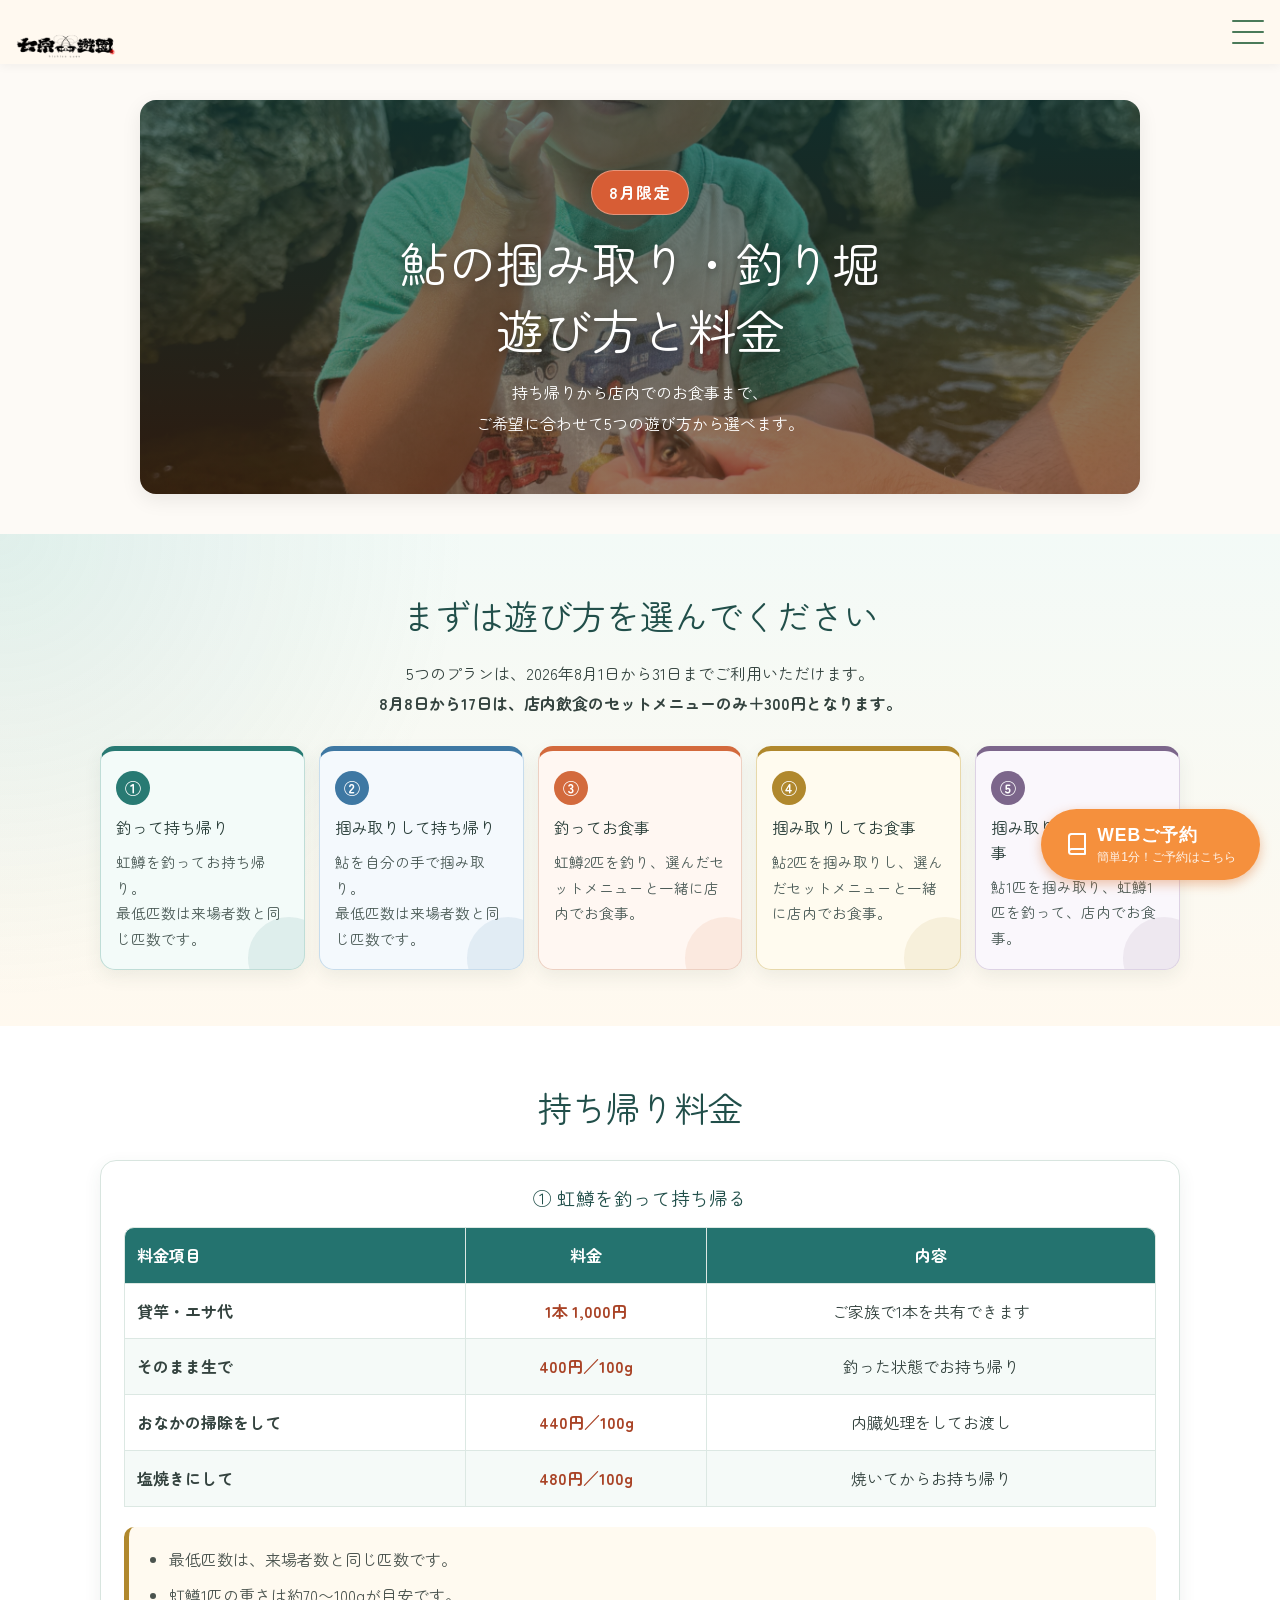
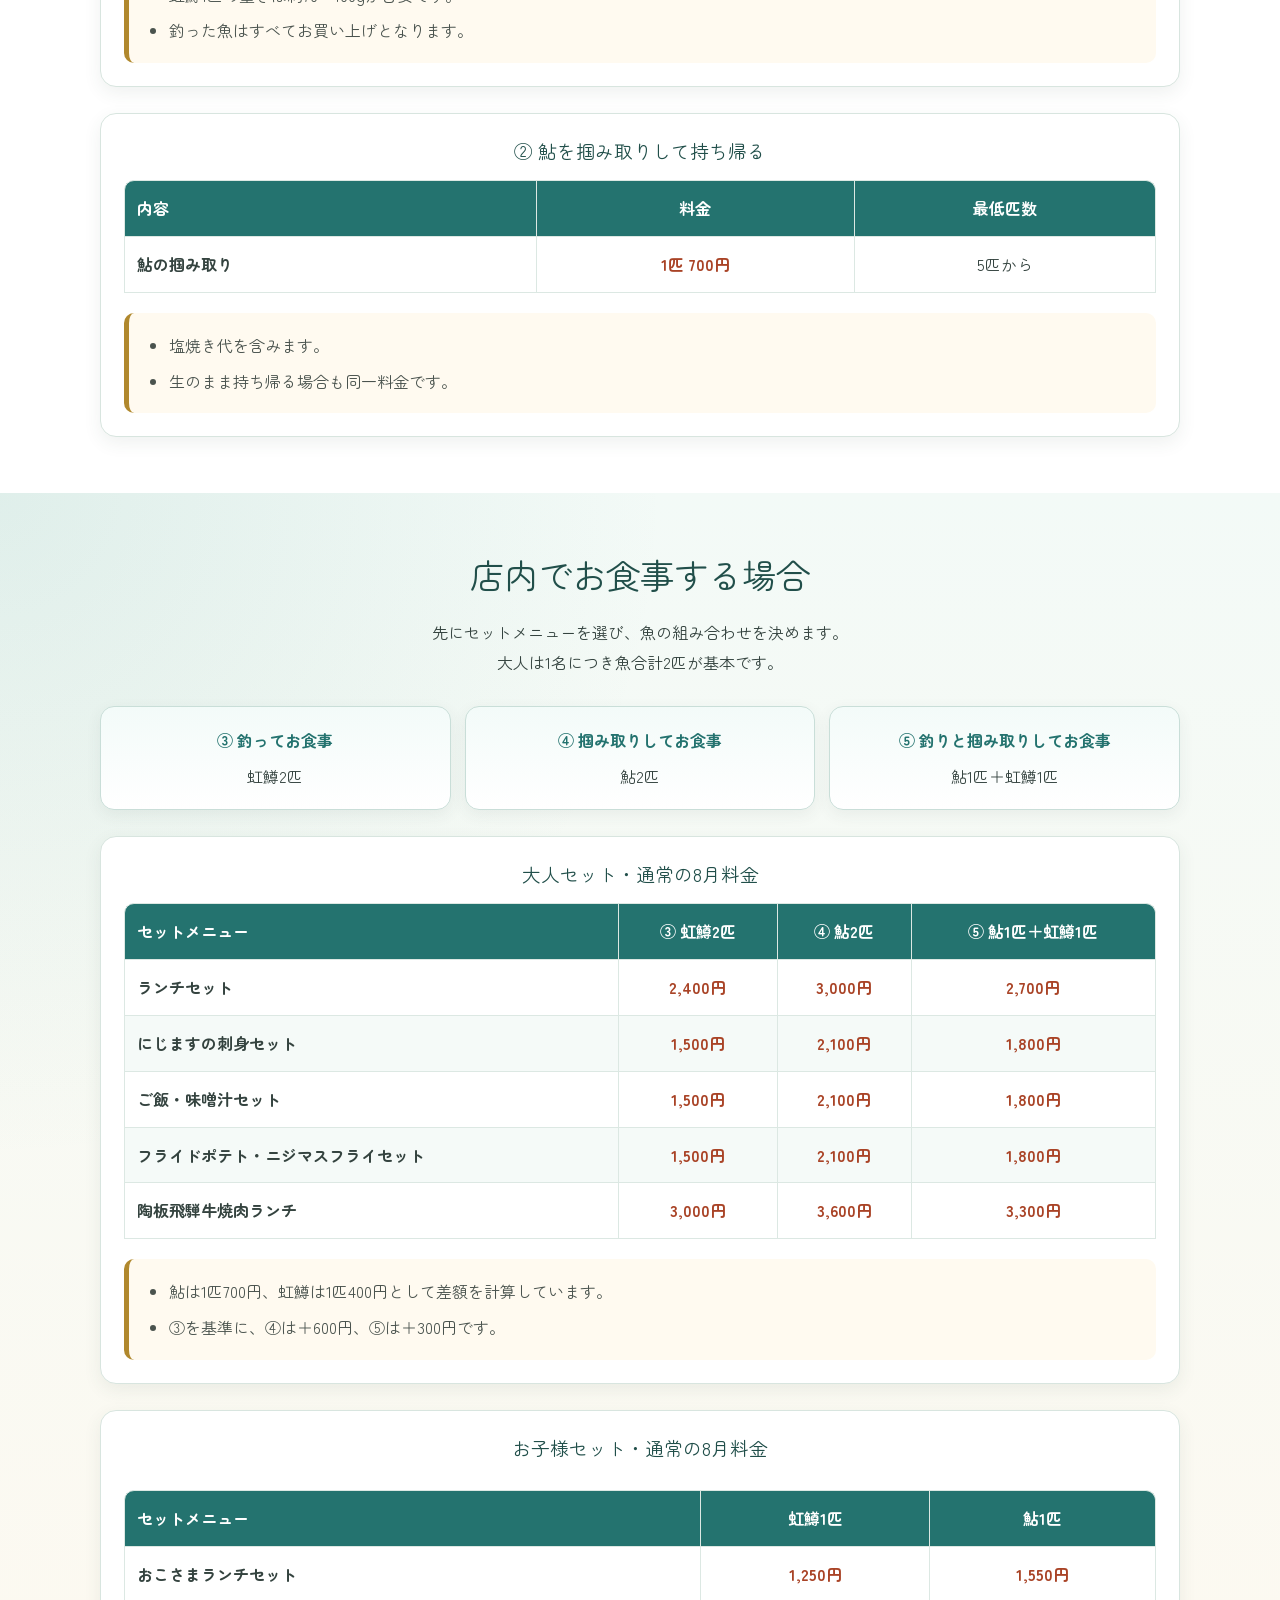
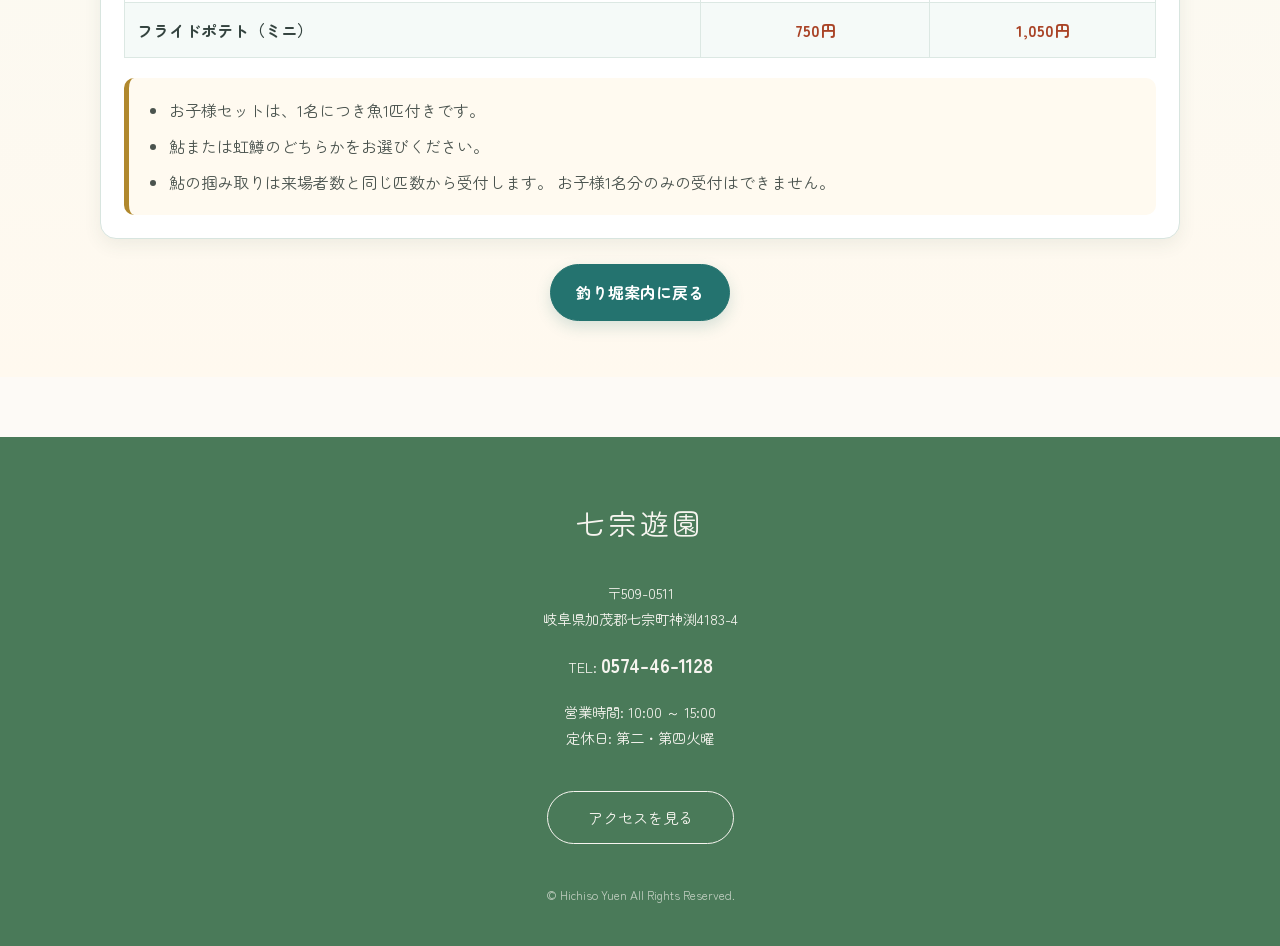
<file: august_price.html>
<!DOCTYPE html>

<html lang="ja">
<head>
<meta charset="utf-8"/>
<meta content="width=device-width, initial-scale=1.0" name="viewport"/>
<title>8月限定の遊び方・料金案内 | 七宗遊園</title>
<meta content="七宗遊園の8月限定料金案内。釣り、鮎の掴み取り、持ち帰り、店内飲食の5つの利用方法と、2026年8月8日から17日までのお盆特別価格をご案内します。" name="description"/>
<link href="images/favicon.png" rel="icon"/>
<link href="https://fonts.googleapis.com" rel="preconnect"/>
<link crossorigin="" href="https://fonts.gstatic.com" rel="preconnect"/>
<link href="https://fonts.googleapis.com/css2?family=Zen+Maru+Gothic:wght@400;500;700&amp;display=swap" rel="stylesheet"/>
<link href="style.css" rel="stylesheet"/>
</head>
<body>
<div id="header-container"></div>
<main id="main-content">
<section class="aug-price-page-hero">
<span class="aug-price-badge">8月限定</span>
<h1 class="font-mincho">
        鮎の掴み取り・釣り堀<br/>
        遊び方と料金
      </h1>
<p>
        持ち帰りから店内でのお食事まで、<br/>
        ご希望に合わせて5つの遊び方から選べます。
      </p>
</section>
<section class="aug-price-section">
<div class="aug-price-inner">
<h2 class="aug-price-title font-mincho">
          まずは遊び方を選んでください
        </h2>
<p class="aug-price-lead">
          5つのプランは、2026年8月1日から31日までご利用いただけます。
          <br/>
<strong>
            8月8日から17日は、店内飲食のセットメニューのみ＋300円となります。
          </strong>
</p>
<div class="aug-price-cards">
<article class="aug-price-card">
<span class="aug-price-card__number">①</span>
<h3 class="font-mincho">釣って持ち帰り</h3>
<p>
              虹鱒を釣ってお持ち帰り。<br/>
              最低匹数は来場者数と同じ匹数です。
            </p>
</article>
<article class="aug-price-card">
<span class="aug-price-card__number">②</span>
<h3 class="font-mincho">掴み取りして持ち帰り</h3>
<p>
              鮎を自分の手で掴み取り。<br/>
              最低匹数は来場者数と同じ匹数です。
            </p>
</article>
<article class="aug-price-card">
<span class="aug-price-card__number">③</span>
<h3 class="font-mincho">釣ってお食事</h3>
<p>
              虹鱒2匹を釣り、選んだセットメニューと一緒に店内でお食事。
            </p>
</article>
<article class="aug-price-card">
<span class="aug-price-card__number">④</span>
<h3 class="font-mincho">掴み取りしてお食事</h3>
<p>
              鮎2匹を掴み取りし、選んだセットメニューと一緒に店内でお食事。
            </p>
</article>
<article class="aug-price-card">
<span class="aug-price-card__number">⑤</span>
<h3 class="font-mincho">掴み取り・釣り・お食事</h3>
<p>
              鮎1匹を掴み取り、虹鱒1匹を釣って、店内でお食事。
            </p>
</article>
</div>
</div>
</section>
<section class="aug-price-section aug-price-section--white">
<div class="aug-price-inner">
<h2 class="aug-price-title font-mincho">
          持ち帰り料金
        </h2>
<div class="aug-price-table-box">
<h3 class="font-mincho">① 虹鱒を釣って持ち帰る</h3>
<div class="aug-price-table-scroll">
<table class="aug-price-table">
<thead>
<tr>
<th>料金項目</th>
<th>料金</th>
<th>内容</th>
</tr>
</thead>
<tbody>
<tr>
<td data-label="料金項目">貸竿・エサ代</td>
<td data-label="料金"><strong>1本 1,000円</strong></td>
<td data-label="内容">ご家族で1本を共有できます</td>
</tr>
<tr>
<td data-label="料金項目">そのまま生で</td>
<td data-label="料金"><strong>400円／100g</strong></td>
<td data-label="内容">釣った状態でお持ち帰り</td>
</tr>
<tr>
<td data-label="料金項目">おなかの掃除をして</td>
<td data-label="料金"><strong>440円／100g</strong></td>
<td data-label="内容">内臓処理をしてお渡し</td>
</tr>
<tr>
<td data-label="料金項目">塩焼きにして</td>
<td data-label="料金"><strong>480円／100g</strong></td>
<td data-label="内容">焼いてからお持ち帰り</td>
</tr>
</tbody>
</table>
</div>
<ul class="aug-price-notes">
<li>最低匹数は、来場者数と同じ匹数です。</li>
<li>虹鱒1匹の重さは約70〜100gが目安です。</li>
<li>釣った魚はすべてお買い上げとなります。</li>
</ul>
</div>
<div class="aug-price-table-box">
<h3 class="font-mincho">② 鮎を掴み取りして持ち帰る</h3>
<div class="aug-price-table-scroll">
<table class="aug-price-table">
<thead>
<tr>
<th>内容</th>
<th>料金</th>
<th>最低匹数</th>
</tr>
</thead>
<tbody>
<tr>
<td data-label="内容">鮎の掴み取り</td>
<td data-label="料金"><strong>1匹 700円</strong></td>
<td data-label="最低匹数">5匹から</td>
</tr>
</tbody>
</table>
</div>
<ul class="aug-price-notes">
<li>塩焼き代を含みます。</li>
<li>生のまま持ち帰る場合も同一料金です。</li>
</ul>
</div>
</div>
</section>
<section class="aug-price-section">
<div class="aug-price-inner">
<h2 class="aug-price-title font-mincho">
          店内でお食事する場合
        </h2>
<p class="aug-price-lead">
          先にセットメニューを選び、魚の組み合わせを決めます。<br/>
          大人は1名につき魚合計2匹が基本です。<br/>
        </p>
<div class="aug-price-flow">
<div class="aug-price-flow__item">
<strong>③ 釣ってお食事</strong>
            虹鱒2匹
          </div>
<div class="aug-price-flow__item">
<strong>④ 掴み取りしてお食事</strong>
            鮎2匹
          </div>
<div class="aug-price-flow__item">
<strong>⑤ 釣りと掴み取りしてお食事</strong>
            鮎1匹＋虹鱒1匹
          </div>
</div>
<div class="aug-price-table-box">
<h3 class="font-mincho">
            大人セット・通常の8月料金
          </h3>
<div class="aug-price-table-scroll">
<table class="aug-price-table">
<thead>
<tr>
<th>セットメニュー</th>
<th>③ 虹鱒2匹</th>
<th>④ 鮎2匹</th>
<th>⑤ 鮎1匹＋虹鱒1匹</th>
</tr>
</thead>
<tbody>
<tr>
<td data-label="セットメニュー">ランチセット</td>
<td data-label="③ 虹鱒2匹"><strong>2,400円</strong></td>
<td data-label="④ 鮎2匹"><strong>3,000円</strong></td>
<td data-label="⑤ 鮎1匹＋虹鱒1匹"><strong>2,700円</strong></td>
</tr>
<tr>
<td data-label="セットメニュー">にじますの刺身セット</td>
<td data-label="③ 虹鱒2匹"><strong>1,500円</strong></td>
<td data-label="④ 鮎2匹"><strong>2,100円</strong></td>
<td data-label="⑤ 鮎1匹＋虹鱒1匹"><strong>1,800円</strong></td>
</tr>
<tr>
<td data-label="セットメニュー">ご飯・味噌汁セット</td>
<td data-label="③ 虹鱒2匹"><strong>1,500円</strong></td>
<td data-label="④ 鮎2匹"><strong>2,100円</strong></td>
<td data-label="⑤ 鮎1匹＋虹鱒1匹"><strong>1,800円</strong></td>
</tr>
<tr>
<td data-label="セットメニュー">フライドポテト・ニジマスフライセット</td>
<td data-label="③ 虹鱒2匹"><strong>1,500円</strong></td>
<td data-label="④ 鮎2匹"><strong>2,100円</strong></td>
<td data-label="⑤ 鮎1匹＋虹鱒1匹"><strong>1,800円</strong></td>
</tr>
<tr>
<td data-label="セットメニュー">陶板飛騨牛焼肉ランチ</td>
<td data-label="③ 虹鱒2匹"><strong>3,000円</strong></td>
<td data-label="④ 鮎2匹"><strong>3,600円</strong></td>
<td data-label="⑤ 鮎1匹＋虹鱒1匹"><strong>3,300円</strong></td>
</tr>
</tbody>
</table>
</div>
<ul class="aug-price-notes">
<li>鮎は1匹700円、虹鱒は1匹400円として差額を計算しています。</li>
<li>③を基準に、④は＋600円、⑤は＋300円です。</li>
</ul>
</div>
<div class="aug-price-table-box">
<h3 class="font-mincho">
            お子様セット・通常の8月料金
          </h3>
<p class="aug-price-lead">
          </p>
<div class="aug-price-table-scroll">
<table class="aug-price-table">
<thead>
<tr>
<th>セットメニュー</th>
<th>虹鱒1匹</th>
<th>鮎1匹</th>
</tr>
</thead>
<tbody>
<tr>
<td data-label="セットメニュー">おこさまランチセット</td>
<td data-label="虹鱒1匹"><strong>1,250円</strong></td>
<td data-label="鮎1匹"><strong>1,550円</strong></td>
</tr>
<tr>
<td data-label="セットメニュー">フライドポテト（ミニ）</td>
<td data-label="虹鱒1匹"><strong>750円</strong></td>
<td data-label="鮎1匹"><strong>1,050円</strong></td>
</tr>
</tbody>
</table>
</div>
<ul class="aug-price-notes">
<li>お子様セットは、1名につき魚1匹付きです。</li>
<li>鮎または虹鱒のどちらかをお選びください。</li>
<li>
  鮎の掴み取りは来場者数と同じ匹数から受付します。
  お子様1名分のみの受付はできません。
</li>
</ul>
</div>
<a class="aug-price-button" href="fishing">
          釣り堀案内に戻る
        </a>
</div>
</section>
</main>
<div id="footer-container"></div>
<div id="sticky-btn-container"></div>
<script defer="" src="main.js"></script>
</body>
</html>
</file>
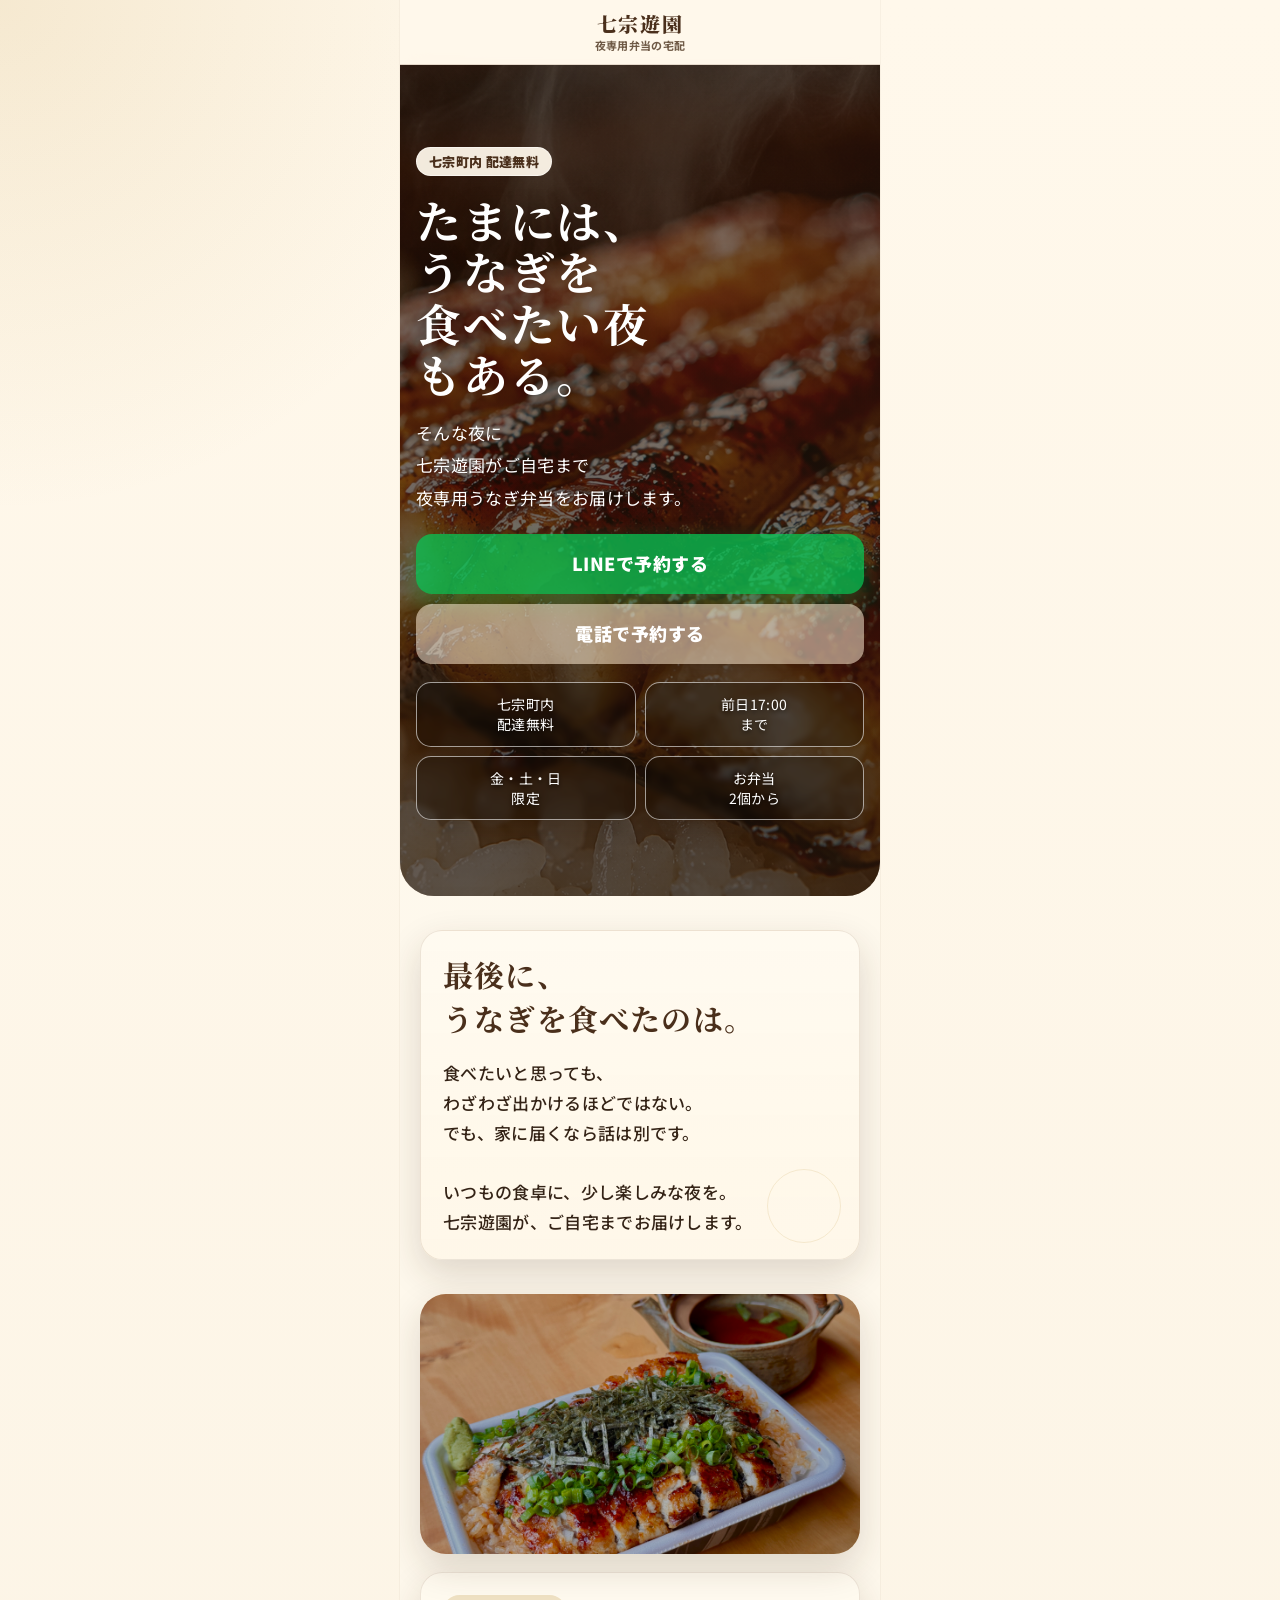
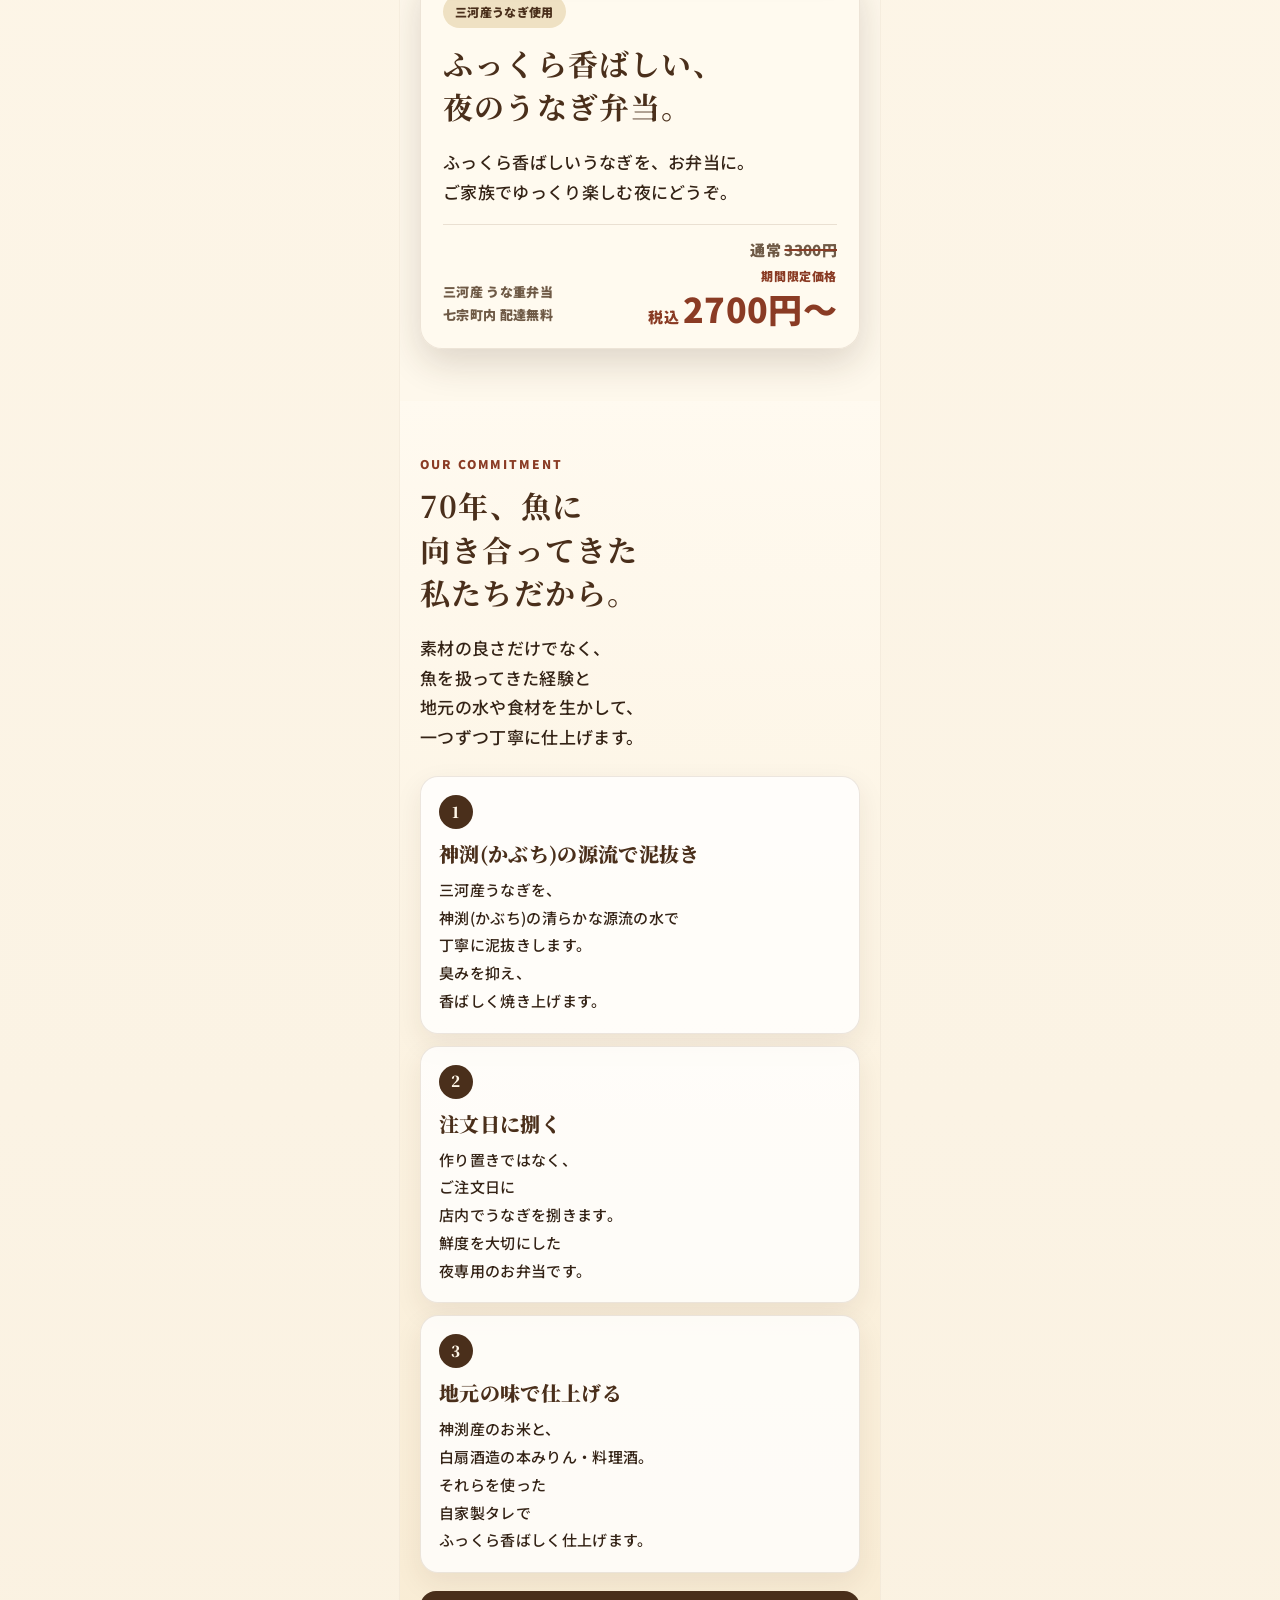
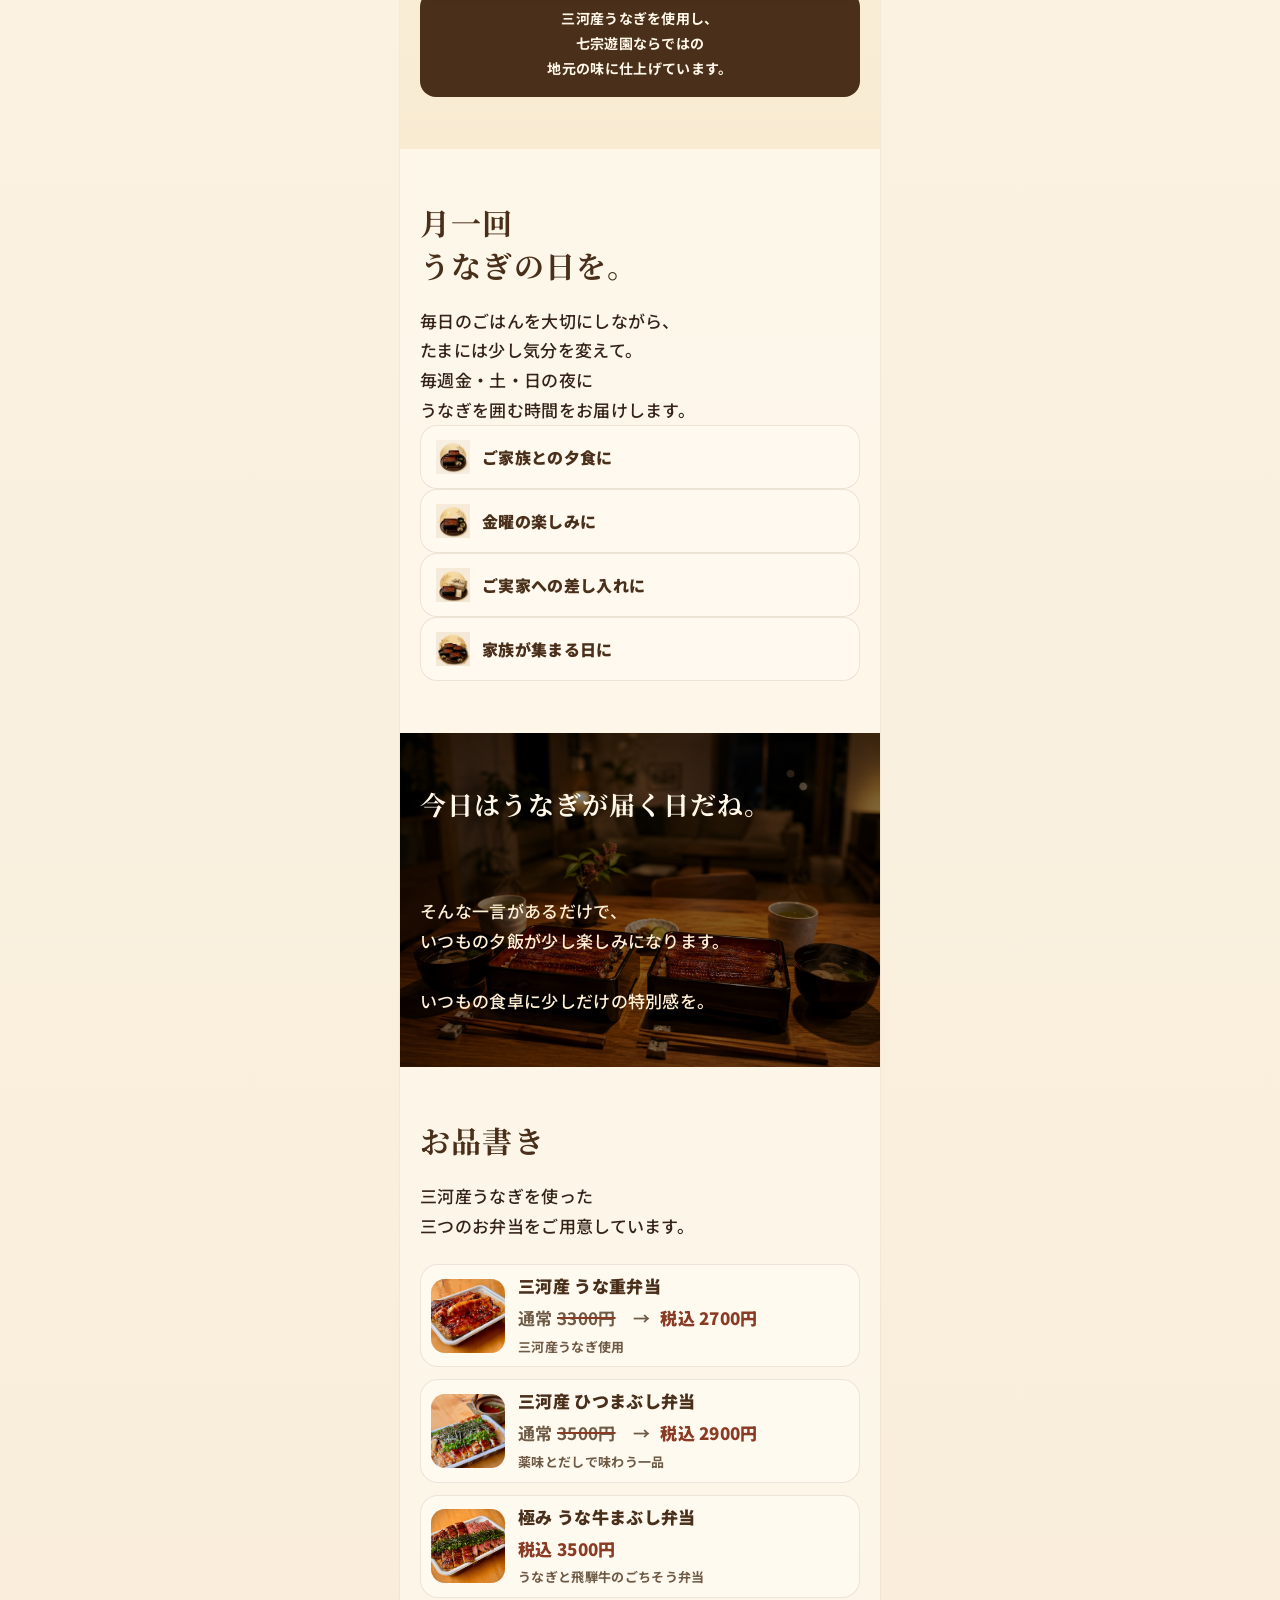
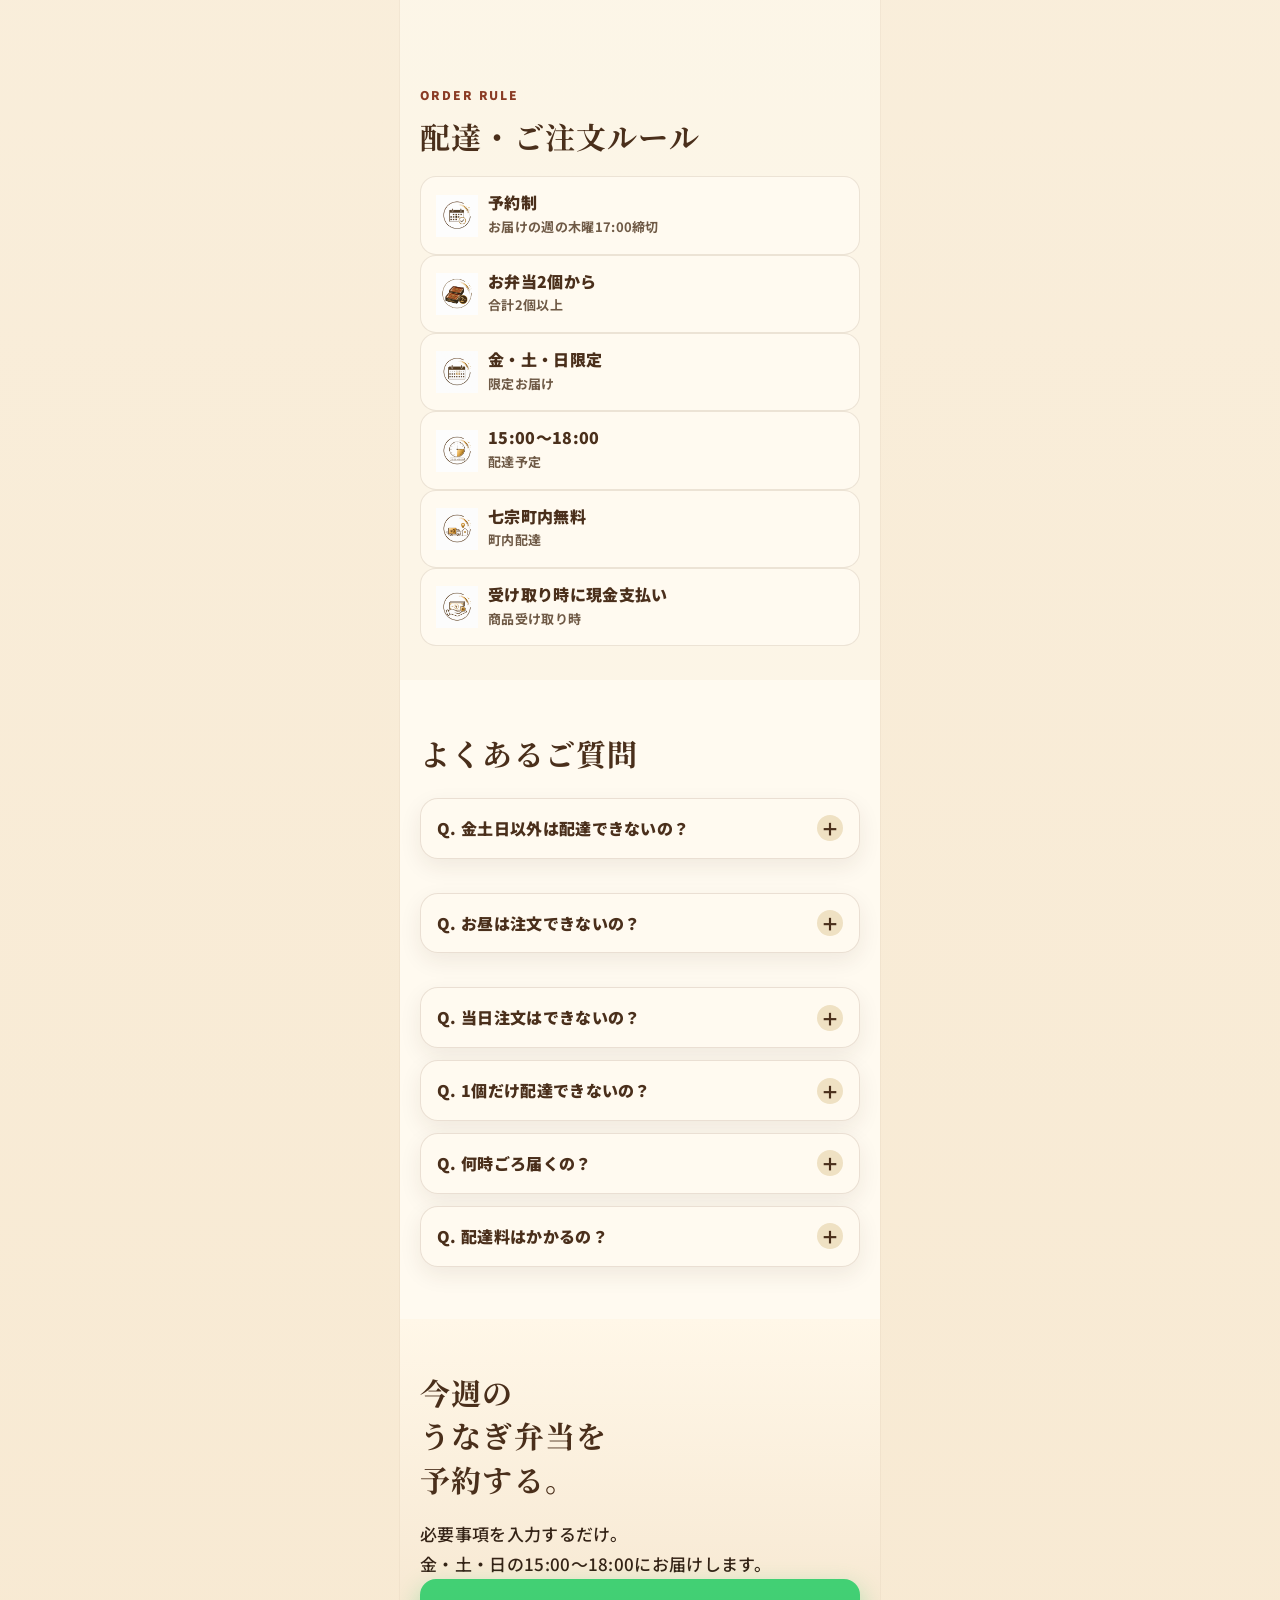
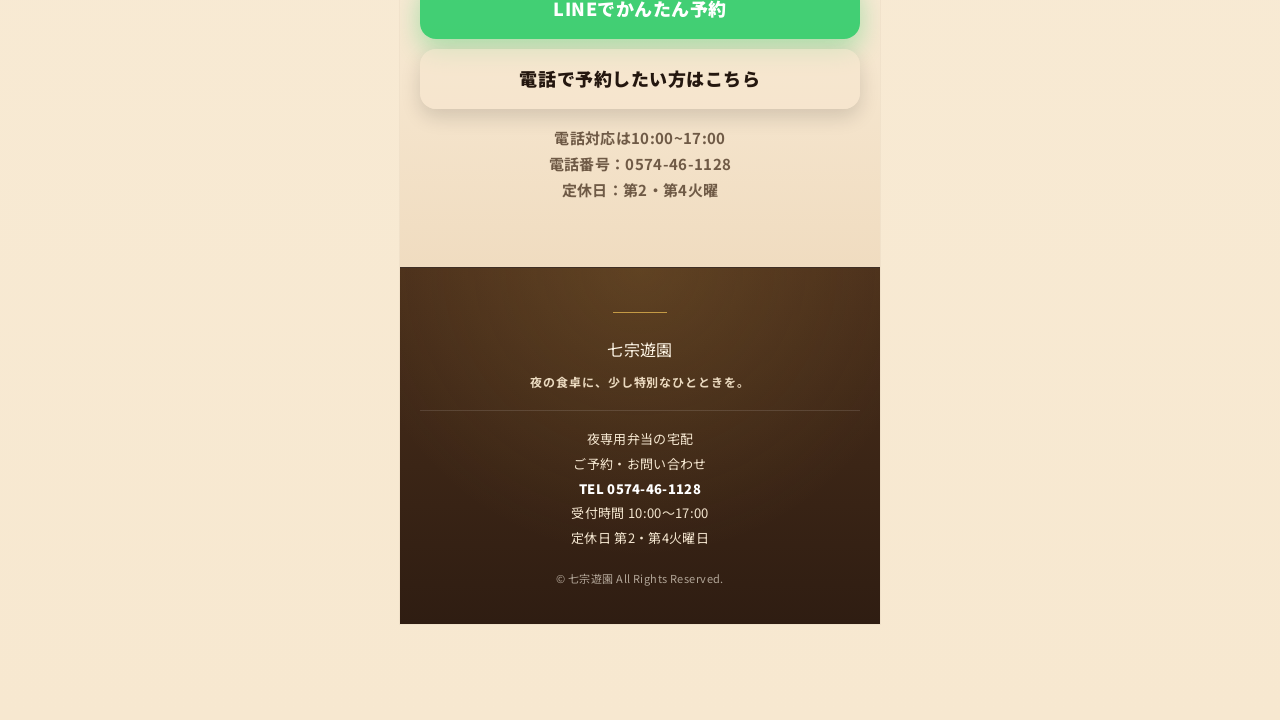
<file: bento_ver2.html>
<!DOCTYPE html>
<html lang="ja">
<head>
  <meta charset="UTF-8" />
  <meta name="viewport" content="width=device-width, initial-scale=1.0" />
  <title>夜専用うなぎ弁当の宅配｜七宗遊園</title>
  <meta name="description" content="七宗町内配達無料。三河産うなぎを使った夜専用弁当を金曜・土曜・日曜にお届けします。前日17:00までの完全予約制です。" />
  <link rel="preconnect" href="https://fonts.googleapis.com">
  <link rel="preconnect" href="https://fonts.gstatic.com" crossorigin>
  <link href="https://fonts.googleapis.com/css2?family=Noto+Sans+JP:wght@400;500;700;900&family=Noto+Serif+JP:wght@600;700;900&display=swap" rel="stylesheet">
  <style>
    :root {
      --bg: #fbf3e4;
      --bg-soft: #fffaf0;
      --paper: #fff7e8;
      --brown: #4a2f1b;
      --brown-2: #6b4423;
      --brown-3: #8a3b24;
      --ink: #24170f;
      --muted: #6f5a46;
      --line: #06c755;
      --line-dark: #04a845;
      --tel: #315832;
      --gold: #c49a45;
      --cream: #f8ead0;
      --white: #ffffff;
      --danger: #b91c1c;
      --shadow: 0 14px 36px rgba(59, 37, 21, .16);
      --radius: 22px;
      --safe-bottom: env(safe-area-inset-bottom, 0px);
    }

    * {
      box-sizing: border-box;
    }

    html {
      scroll-behavior: smooth;
    }

    body {
      margin: 0;
      color: var(--ink);
      background:
        radial-gradient(circle at top left, rgba(196,154,69,.16), transparent 32rem),
        linear-gradient(180deg, #fff8eb 0%, var(--bg) 38%, #f7e8d0 100%);
      font-family: "Noto Sans JP", system-ui, -apple-system, BlinkMacSystemFont, "Helvetica Neue", sans-serif;
      line-height: 1.75;
      letter-spacing: .02em;
      padding-bottom: calc(96px + var(--safe-bottom));
    }

    img {
      max-width: 100%;
      display: block;
    }

    a {
      color: inherit;
      text-decoration: none;
    }

    button,
    input,
    textarea,
    select {
      font: inherit;
    }

    .page {
      width: min(100%, 480px);
      margin: 0 auto;
      background: rgba(255, 250, 240, .64);
      box-shadow: 0 0 0 1px rgba(74, 47, 27, .04);
      overflow: hidden;
    }

    .container {
      width: min(100% - 32px, 440px);
      margin-inline: auto;
    }

    .site-header {
      position: sticky;
      top: 0;
      z-index: 50;
      backdrop-filter: blur(14px);
      background: rgba(255, 248, 235, .92);
      border-bottom: 1px solid rgba(107, 68, 35, .12);
    }

    .header-inner {
      min-height: 64px;
      display: flex;
      align-items: center;
      justify-content: center;
      text-align: center;
    }

    .brand {
      display: flex;
      flex-direction: column;
      line-height: 1.2;
    }

    .brand-main {
      font-family: "Noto Serif JP", serif;
      font-weight: 900;
      font-size: 20px;
      color: var(--brown);
      letter-spacing: .08em;
    }

    .brand-sub {
      font-size: 11px;
      color: var(--muted);
      font-weight: 700;
      margin-top: 3px;
    }

    .header-cta {
      background: var(--line);
      color: white;
      border-radius: 999px;
      padding: 10px 14px;
      font-size: 13px;
      font-weight: 900;
      box-shadow: 0 8px 20px rgba(6, 199, 85, .25);
      white-space: nowrap;
    }

    .hero {
      position: relative;
      padding: 22px 0 34px;
    }

    .hero-card {
      position: relative;
      overflow: hidden;
      border-radius: 0 0 34px 34px;
      background:
        linear-gradient(180deg, rgba(37, 23, 12, .55), rgba(37, 23, 12, .72)),
        url("lunchbox_images/unagi2.png");
      background-size: cover;
      background-position: center;
      min-height: 610px;
      display: flex;
      align-items: flex-end;
      margin-top: -1px;
    }

    /* 画像未設定時の仮背景 */
    .hero-card::before {
      content: "";
      position: absolute;
      inset: 0;
      background:
        radial-gradient(circle at 68% 32%, rgba(224, 176, 82, .34), transparent 18rem),
        linear-gradient(145deg, #2f1f14, #7a3b21 45%, #1f160f);
      z-index: -1;
    }

    .hero-content {
      position: relative;
      z-index: 1;
      width: 100%;
      padding: 30px 16px 24px;
      color: white;
    }

    .label {
      display: inline-flex;
      align-items: center;
      gap: 6px;
      background: rgba(255, 248, 235, .94);
      color: var(--brown);
      border: 1px solid rgba(255,255,255,.5);
      padding: 7px 12px;
      border-radius: 999px;
      font-size: 13px;
      font-weight: 900;
      line-height: 1;
    }

    .hero-title {
      font-family: "Noto Serif JP", serif;
      font-size: clamp(42px, 13vw, 45px);
      line-height: 1.14;
      letter-spacing: .04em;
      margin: 18px 0 18px;
      text-shadow: 0 6px 26px rgba(0,0,0,.38);
    }

    .hero-lead {
      font-size: 17px;
      font-weight: 400;
      line-height: 1.9;
      margin: 0 0 20px;
      text-shadow: 0 4px 18px rgba(0,0,0,.4);
    }

    .hero-actions {
      display: grid;
      gap: 10px;
      margin-top: 18px;
    }

    .btn {
      width: 100%;
      min-height: 60px;
      border: 0;
      border-radius: 16px;
      display: inline-flex;
      justify-content: center;
      align-items: center;
      gap: 8px;
      font-weight: 900;
      font-size: 18px;
      cursor: pointer;
      transition: transform .15s ease, filter .15s ease, box-shadow .15s ease;
      letter-spacing: .03em;
    }

    .btn:active {
      transform: translateY(1px);
      filter: brightness(.96);
    }

    .btn-line {
      background: rgba(6, 199, 85, 0.75);
      color: white;
      box-shadow: 0 10px 26px rgba(6, 199, 85, .32);
    }

    .btn-tel {
      background: rgba(247, 232, 208, 0.55);
      box-shadow: 0 8px 20px rgba(0,0,0,.14);
    }

    .conditions {
      display: grid;
      grid-template-columns: 1fr 1fr;
      gap: 9px;
      margin-top: 18px;
    }

    .condition {
      background: rgba(0, 0, 0, .26);
      color: #ffffff;
      backdrop-filter: blur(3px);
      -webkit-backdrop-filter: blur(6px);
      text-shadow: 0 2px 5px rgba(0,0,0,.72);
      border: 1px solid rgba(255,255,255,.58);
      border-radius: 15px;
      padding: 11px 9px;
      text-align: center;
      font-size: 14px;
      line-height: 1.45;
      box-shadow: 0 8px 24px rgba(0,0,0,.1);
    }

    section {
      padding: 52px 0;
    }

    .section-tight {
      padding: 34px 0;
    }

    .eyebrow {
      color: var(--brown-3);
      font-size: 12px;
      letter-spacing: .16em;
      font-weight: 900;
      text-transform: uppercase;
      margin-bottom: 10px;
    }

    h2 {
      font-family: "Noto Serif JP", serif;
      color: var(--brown);
      font-size: 30px;
      line-height: 1.45;
      margin: 0 0 18px;
      letter-spacing: .04em;
    }

    .lead {
      font-size: 17px;
      font-weight: 500;
      color: #342316;
      margin: 0;
    }

    .card {
      background: rgba(255, 250, 240, .9);
      border: 1px solid rgba(107, 68, 35, .12);
      border-radius: var(--radius);
      box-shadow: var(--shadow);
      padding: 22px;
    }

    .story-card {
      position: relative;
      background:
        linear-gradient(180deg, rgba(255,250,240,.93), rgba(255,247,232,.96));
    }

    .story-card::after {
      content: "";
      position: absolute;
      right: 18px;
      bottom: 16px;
      width: 72px;
      height: 72px;
      border-radius: 50%;
      border: 1px solid rgba(196,154,69,.28);
      opacity: .6;
      pointer-events: none;
    }

    .product {
      padding-top: 0;
    }

    .product-photo {
      margin: 0 0 18px;
      border-radius: 26px;
      overflow: hidden;
      min-height: 260px;
      background:
      url("lunchbox_images/hitumabusi.jpg");
      background-size: cover;
      background-position:10% center;
      box-shadow: var(--shadow);
      position: relative;
    }

    .product-photo::before {
      position: absolute;
      inset: 0;
      display: grid;
      place-items: center;
      color: rgba(255,255,255,.92);
      background:
        radial-gradient(circle at 55% 35%, rgba(201,120,45,.36), transparent 10rem),
        linear-gradient(135deg, #4a2f1b, #9a4a25);
      font-weight: 900;
      font-size: 13px;
      letter-spacing: .03em;
      z-index: -1;
    }

    .product-photo::after {
  content: "";
  position: absolute;
  inset: 0;
  background: rgba(0, 0, 0, 0.25);
  pointer-events: none;
}

    .price-row {
      display: flex;
      align-items: flex-end;
      justify-content: space-between;
      gap: 12px;
      border-top: 1px solid rgba(107, 68, 35, .14);
      margin-top: 18px;
      padding-top: 16px;
    }

    .price-label {
      font-size: 13px;
      color: var(--muted);
      font-weight: 900;
    }

    .price {
      font-size: 34px;
      font-weight: 900;
      color: var(--brown-3);
      line-height: 1;
      white-space: nowrap;
    }

    .price small {
      font-size: 15px;
      margin-right: 4px;
    }

    .badge {
      display: inline-block;
      background: #efe1c3;
      color: var(--brown);
      border-radius: 999px;
      padding: 6px 12px;
      font-size: 12px;
      font-weight: 900;
      margin-bottom: 14px;
    }


    .price-offer {
      display: flex;
      flex-direction: column;
      align-items: flex-end;
      gap: 6px;
    }

    .regular-price {
      color: var(--muted);
      font-size: 15px;
      font-weight: 900;
      line-height: 1.2;
    }

    .regular-price s {
      text-decoration-thickness: 2px;
      text-decoration-color: var(--brown-3);
    }

    .special-label {
      display: inline-block;
      color: var(--brown-3);
      font-size: 12px;
      font-weight: 900;
      letter-spacing: .05em;
    }

    .menu-price-wrap {
      display: flex;
      flex-wrap: wrap;
      align-items: baseline;
      gap: 6px 10px;
      margin-top: 5px;
    }

    .menu-old-price {
      color: var(--muted);
      font-size: 17px;
      font-weight: 700;
    }

    .menu-old-price s {
      text-decoration-thickness: 2px;
      text-decoration-color: var(--brown-3);
    }

    .menu-sale-price {
      color: var(--brown-3);
      font-size: 17px;
      font-weight: 900;
    }

    .footer {
      position: relative;
      padding: 44px 0 36px;
      background:
        radial-gradient(circle at top center, rgba(196,154,69,.18), transparent 18rem),
        linear-gradient(180deg, #4a2f1b 0%, #2f1d12 100%);
      color: #fff7e8;
      text-align: center;
      border-top: 1px solid rgba(255,255,255,.08);
    }

    .footer::before {
      content: "";
      display: block;
      width: 54px;
      height: 1px;
      background: var(--gold);
      margin: 0 auto 22px;
    }

    .footer-copy {
      margin-top: 8px;
      color: #ead9bf;
      font-size: 12px;
      font-weight: 700;
      letter-spacing: .08em;
    }

    .footer-contact {
      margin-top: 18px;
      padding-top: 16px;
      border-top: 1px solid rgba(255,255,255,.12);
      font-size: 13px;
      color: #f3e5cf;
      line-height: 1.9;
    }

    .footer-contact a {
      color: #ffffff;
      font-weight: 900;
    }

    .footer-note {
      margin-top: 18px;
      font-size: 11px;
      color: rgba(255,247,232,.62);
      letter-spacing: .04em;
    }


    .commitment-section {
      background:
        linear-gradient(180deg, rgba(255,250,240,.96), rgba(248,234,208,.92));
    }

    .commitment-intro {
      margin-bottom: 22px;
    }

    .commitment-list {
      display: grid;
      gap: 12px;
      margin-top: 24px;
    }

    .commitment-item {
      background: rgba(255,255,255,.78);
      border: 1px solid rgba(107, 68, 35, .13);
      border-radius: 18px;
      padding: 18px;
      box-shadow: 0 10px 28px rgba(59, 37, 21, .08);
    }

    .commitment-number {
      display: inline-grid;
      place-items: center;
      width: 34px;
      height: 34px;
      border-radius: 50%;
      background: var(--brown);
      color: #fff7e8;
      font-family: "Noto Serif JP", serif;
      font-size: 15px;
      font-weight: 900;
      margin-bottom: 10px;
    }

    .commitment-title {
      font-family: "Noto Serif JP", serif;
      color: var(--brown);
      font-size: 20px;
      font-weight: 900;
      line-height: 1.45;
      margin-bottom: 8px;
    }

    .commitment-text {
      margin: 0;
      color: #342316;
      font-size: 15px;
      font-weight: 500;
      line-height: 1.85;
    }

    .commitment-note {
      margin-top: 18px;
      background: var(--brown);
      color: #fff7e8;
      border-radius: 16px;
      padding: 15px 16px;
      font-size: 14px;
      font-weight: 700;
      line-height: 1.8;
      text-align: center;
    }

    .scene-grid {
      display: grid;
      gap: 10px;
      margin-top: 22px;
    }

    .scene-item {
      display: flex;
      gap: 12px;
      align-items: center;
      background: rgba(255, 250, 240, .9);
      border: 1px solid rgba(107, 68, 35, .12);
      border-radius: 17px;
      padding: 14px 15px;
      font-weight: 900;
      color: var(--brown);
    }

    .scene-num {
      width: 34px;
      height: 34px;
      flex: 0 0 34px;
      display: grid;
      place-items: center;
      border-radius: 50%;
      background: var(--brown);
      color: white;
      font-family: "Noto Serif JP", serif;
    }

    .quote-section {
      background:
        linear-gradient(180deg, rgba(0,0,0,.50), rgba(0,0,0,.50)),
        url("lunchbox_images/unagi3.png");
      background-size: cover;
      background-position: center;
      color: #fff7e8;
    }

    .quote-section h2 {
      color: #fff7e8;
      font-size: 26px;
    }

    .quote-section .lead {
      color: #fff0d5;
    }

    .menu-list {
      display: grid;
      gap: 12px;
      margin-top: 24px;
    }

    .menu-item {
      display: grid;
      grid-template-columns: 74px 1fr;
      gap: 13px;
      align-items: center;
      background: #fffaf0;
      border: 1px solid rgba(107, 68, 35, .12);
      border-radius: 18px;
      padding: 10px;
    }

    .menu-thumb {
      width: 74px;
      height: 74px;
      border-radius: 14px;
      background: linear-gradient(135deg, #78401f, #e3b66c);
      display: grid;
      place-items: center;
      color: white;
      font-size: 11px;
      font-weight: 900;
      text-align: center;
      overflow: hidden;
    }

    .menu-thumb img {
      width: 100%;
      height: 100%;
      object-fit: cover;
    }

    .menu-name {
      font-size: 17px;
      font-weight: 900;
      color: var(--brown);
      line-height: 1.35;
    }

    .menu-desc {
      color: var(--muted);
      font-size: 13px;
      font-weight: 700;
      margin-top: 4px;
      line-height: 1.5;
    }

    .rules {
      display: grid;
      gap: 10px;
      margin-top: 20px;
    }

    .rule {
      background: #fffaf0;
      border: 1px solid rgba(107, 68, 35, .13);
      border-radius: 16px;
      padding: 15px 15px;
      display: grid;
      grid-template-columns: 42px 1fr;
      gap: 10px;
      align-items: center;
    }

    .rule-icon {
      width: 42px;
      height: 42px;
      border-radius: 50%;
      background: #efe1c3;
      display: grid;
      place-items: center;
      font-weight: 900;
      color: var(--brown);
    }

    .rule-title {
      font-weight: 900;
      color: var(--brown);
      font-size: 16px;
      line-height: 1.35;
    }

    .rule-sub {
      font-size: 13px;
      color: var(--muted);
      font-weight: 700;
      margin-top: 2px;
    }

    .final-cta {
      background: linear-gradient(180deg, #fff7e8, #f0dcc0);
      padding-bottom: 64px;
    }

    .notice {
      background: #fffaf0;
      border: 2px solid rgba(196,154,69,.34);
      border-radius: 18px;
      padding: 16px;
      font-size: 15px;
      font-weight: 700;
      color: var(--brown);
      margin: 20px 0;
    }

    .tel-info {
      font-size: 15px;
      color: var(--muted);
      margin-top: 16px;
      text-align: center;
      font-weight: 700;
    }


    .floating-cta {
      position: fixed;
      right: 14px;
      bottom: calc(18px + var(--safe-bottom));
      z-index: 100;
      width: 132px;
      background: transparent;
      border: 0;
      box-shadow: none;
      border-radius: 999px;
      padding: 0;
      transition: opacity .22s ease, transform .22s ease;
    }

    .floating-cta.is-hidden {
      opacity: 0;
      pointer-events: none;
      transform: translateY(14px);
    }

    .floating-main {
      width: 132px;
      min-height: 58px;
      border-radius: 999px;
      font-size: 15px;
      line-height: 1.15;
      flex-direction: column;
      gap: 2px;
      box-shadow: 0 10px 26px rgba(6, 199, 85, .34);
      border: 1px solid rgba(255,255,255,.45);
    }

    .floating-small {
      display: block;
      font-size: 11px;
      font-weight: 900;
      line-height: 1;
      opacity: .95;
    }

    .floating-main-text {
      display: block;
      font-size: 16px;
      font-weight: 900;
      line-height: 1.1;
    }

    .floating-sub {
      display: none;
    }

    .floating-sub a {
      color: var(--brown-3);
      text-decoration: underline;
      text-underline-offset: 3px;
    }

    .modal {
      position: fixed;
      inset: 0;
      z-index: 200;
      display: none;
      align-items: flex-end;
      justify-content: center;
      background: rgba(23, 16, 11, .58);
      padding-top: max(56px, env(safe-area-inset-top, 0px));
    }

    .modal.is-open {
      display: flex;
    }

    .modal-panel {
      width: min(calc(100% - 20px), 480px);
      max-height: calc(100vh - max(72px, env(safe-area-inset-top, 0px)));
      margin: 0 auto 10px;
      overflow: auto;
      overscroll-behavior: contain;
      background: var(--bg-soft);
      border-radius: 28px;
      box-shadow: 0 -20px 60px rgba(0,0,0,.25);
      padding-bottom: calc(22px + var(--safe-bottom));
    }

    .modal-header {
      position: sticky;
      top: 0;
      z-index: 2;
      background: rgba(255, 250, 240, .98);
      border-bottom: 1px solid rgba(107, 68, 35, .12);
      padding: 18px 16px;
      backdrop-filter: blur(14px);
      border-radius: 28px 28px 0 0;
    }

    .modal-headline {
      display: flex;
      justify-content: space-between;
      align-items: center;
      gap: 12px;
    }

    .modal-title {
      font-family: "Noto Serif JP", serif;
      font-size: 24px;
      font-weight: 900;
      color: var(--brown);
      line-height: 1.2;
    }

    .close-btn {
      width: 52px;
      height: 52px;
      flex: 0 0 52px;
      border: 2px solid rgba(107, 68, 35, .14);
      border-radius: 50%;
      background: #efe1c3;
      color: var(--brown);
      font-size: 30px;
      line-height: 1;
      font-weight: 900;
      cursor: pointer;
      display: grid;
      place-items: center;
      box-shadow: 0 6px 16px rgba(59, 37, 21, .14);
      -webkit-tap-highlight-color: transparent;
      touch-action: manipulation;
    }

    .close-btn:active {
      transform: scale(.96);
    }

    .modal-body {
      padding: 18px 16px 0;
    }

    .check-list {
      display: grid;
      gap: 8px;
      margin: 14px 0 22px;
    }

    .check-item {
      background: white;
      border-radius: 14px;
      padding: 11px 13px;
      font-size: 14px;
      font-weight: 900;
      color: var(--brown);
      border: 1px solid rgba(107, 68, 35, .1);
    }

    .form-block {
      background: white;
      border: 1px solid rgba(107, 68, 35, .12);
      border-radius: 18px;
      padding: 16px;
      margin-bottom: 14px;
    }

    .form-title {
      font-size: 17px;
      font-weight: 900;
      color: var(--brown);
      margin-bottom: 12px;
    }

    .field {
      margin-bottom: 14px;
    }

    .field:last-child {
      margin-bottom: 0;
    }

    label {
      display: block;
      font-weight: 900;
      color: var(--brown);
      margin-bottom: 7px;
      font-size: 15px;
    }

    .required {
      display: inline-block;
      margin-left: 6px;
      background: var(--brown-3);
      color: white;
      border-radius: 999px;
      padding: 2px 7px;
      font-size: 11px;
      vertical-align: middle;
    }

    input,
    textarea,
    select {
      width: 100%;
      min-height: 54px;
      border: 2px solid rgba(107, 68, 35, .18);
      border-radius: 13px;
      background: #fffdf8;
      padding: 12px 13px;
      color: var(--ink);
      font-size: 17px;
      outline: none;
    }

    textarea {
      min-height: 96px;
      resize: vertical;
    }

    input:focus,
    textarea:focus,
    select:focus {
      border-color: var(--gold);
      box-shadow: 0 0 0 4px rgba(196,154,69,.16);
    }

    .help {
      color: var(--muted);
      font-size: 12px;
      font-weight: 700;
      margin-top: 6px;
    }

    .zip-row {
      display: grid;
      grid-template-columns: 1fr 104px;
      gap: 8px;
    }

    .small-btn {
      border: 0;
      border-radius: 12px;
      background: var(--brown);
      color: white;
      font-weight: 900;
      cursor: pointer;
      min-height: 54px;
    }

    .qty-row {
      display: grid;
      grid-template-columns: 1fr 142px;
      gap: 10px;
      align-items: center;
      border-top: 1px solid rgba(107, 68, 35, .1);
      padding-top: 12px;
      margin-top: 12px;
    }

    .qty-row:first-child {
      border-top: 0;
      padding-top: 0;
      margin-top: 0;
    }

    .qty-name {
      font-weight: 900;
      color: var(--brown);
      line-height: 1.35;
      font-size: 15px;
    }

    .qty-price {
      color: var(--muted);
      font-weight: 700;
      font-size: 12px;
      margin-top: 3px;
    }

    .qty-control {
      display: grid;
      grid-template-columns: 42px 1fr 42px;
      border: 2px solid rgba(107, 68, 35, .16);
      border-radius: 13px;
      overflow: hidden;
      min-height: 46px;
      background: #fffdf8;
    }

    .qty-btn {
      border: 0;
      background: #efe1c3;
      color: var(--brown);
      font-size: 24px;
      font-weight: 900;
      cursor: pointer;
    }

    .qty-num {
      display: grid;
      place-items: center;
      font-size: 20px;
      font-weight: 900;
      color: var(--ink);
      background: white;
    }

    .error {
      display: none;
      color: var(--danger);
      background: #fff1f1;
      border: 1px solid rgba(185, 28, 28, .22);
      border-radius: 13px;
      padding: 10px 12px;
      font-weight: 900;
      font-size: 14px;
      margin-top: 12px;
    }

    .error.is-show {
      display: block;
    }

    .confirm-row {
      display: flex;
      gap: 10px;
      align-items: flex-start;
      font-weight: 900;
      color: var(--brown);
      margin: 16px 0;
    }

    .confirm-row input {
      width: 24px;
      height: 24px;
      min-height: auto;
      margin-top: 4px;
      accent-color: var(--line);
    }

    .summary-box {
      background: #fff7e8;
      border: 1px dashed rgba(107, 68, 35, .35);
      border-radius: 15px;
      padding: 13px;
      color: var(--brown);
      font-size: 14px;
      font-weight: 700;
      white-space: pre-line;
      margin-bottom: 14px;
    }

    .submit-help {
      color: var(--muted);
      font-size: 12px;
      font-weight: 700;
      text-align: center;
      line-height: 1.6;
      margin-top: 10px;
    }

    .faq-section {
      background: #fffaf0;
    }

    .faq-list {
      display: grid;
      gap: 12px;
      margin-top: 22px;
    }

    .faq-item {
      background: rgba(255, 250, 240, .96);
      border: 1px solid rgba(107, 68, 35, .14);
      border-radius: 18px;
      box-shadow: 0 8px 22px rgba(59, 37, 21, .08);
      overflow: hidden;
    }

    .faq-item summary {
      list-style: none;
      cursor: pointer;
      padding: 17px 46px 17px 16px;
      font-weight: 900;
      color: var(--brown);
      line-height: 1.55;
      position: relative;
      font-size: 16px;
    }

    .faq-item summary::-webkit-details-marker {
      display: none;
    }

    .faq-item summary::after {
      content: "＋";
      position: absolute;
      right: 16px;
      top: 50%;
      transform: translateY(-50%);
      width: 26px;
      height: 26px;
      border-radius: 50%;
      background: #efe1c3;
      color: var(--brown);
      display: grid;
      place-items: center;
      font-weight: 900;
      font-size: 18px;
      line-height: 1;
    }

    .faq-item[open] summary::after {
      content: "−";
    }

    .faq-answer {
      padding: 0 16px 17px;
      color: #342316;
      font-size: 15px;
      font-weight: 500;
      line-height: 1.8;
      border-top: 1px solid rgba(107, 68, 35, .10);
      margin-top: -1px;
    }

    .faq-answer p {
      margin: 14px 0 0;
    }

    @media (min-width: 520px) {
      body {
        background-color: #ead7bd;
      }

      .page {
        min-height: 100vh;
      }
    }

    @media (max-width: 360px) {
      .container {
        width: min(100% - 24px, 440px);
      }

      .hero-title {
        font-size: 30px;
      }

      h2 {
        font-size: 20px;
      }

      .conditions {
        grid-template-columns: 1fr;
      }

      .qty-row {
        grid-template-columns: 1fr;
      }
    }
  </style>
</head>

<body>
  <div class="page">
    <header class="site-header">
      <div class="container header-inner">
        <a href="#" class="brand" aria-label="七宗遊園 トップへ">
          <span class="brand-main">七宗遊園</span>
          <span class="brand-sub">夜専用弁当の宅配</span>
        </a>
      </div>
    </header>

    <main>
      <!--セクション１-->
      <section class="hero-card" aria-label="ファーストビュー">
        <div class="hero-content">
          <span class="label">七宗町内 配達無料</span>
          <h1 class="hero-title">たまには、<br>うなぎを<br>食べたい夜<br>もある。</h1>
          <p class="hero-lead">
            そんな夜に<br>
            七宗遊園がご自宅まで<br>
            夜専用うなぎ弁当をお届けします。
          </p>

          <div class="hero-actions">
            <button class="btn btn-line js-open-modal page-cta" type="button">LINEで予約する</button>
            <a class="btn btn-tel page-cta" href="tel:0574461128">電話で予約する</a>
          </div>

          <div class="conditions" aria-label="注文条件">
            <div class="condition">七宗町内<br>配達無料</div>
            <div class="condition">前日17:00<br>まで</div>
            <div class="condition">金・土・日<br>限定</div>
            <div class="condition">お弁当<br>2個から</div>
          </div>
        </div>
      </section>

      <!--セクション２-->
      <section class="section-tight">
        <div class="container">
          <div class="card story-card">
            <h2>最後に、<br>うなぎを食べたのは。</h2>
            <p class="lead">
              食べたいと思っても、<br>わざわざ出かけるほどではない。<br>
              でも、家に届くなら話は別です。<br><br>
              いつもの食卓に、少し楽しみな夜を。<br>七宗遊園が、ご自宅までお届けします。
            </p>
          </div>
        </div>
      </section>

      <!--セクション３-->
      <section class="product">
        <div class="container">
          <div class="product-photo" role="img" aria-label="三河産 うなぎ弁当の写真"></div>

          <div class="card">
            <span class="badge">三河産うなぎ使用</span>
            <h2>ふっくら香ばしい、<br>夜のうなぎ弁当。</h2>
            <p class="lead">
              ふっくら香ばしいうなぎを、お弁当に。<br>ご家族でゆっくり楽しむ夜にどうぞ。
            </p>

            <div class="price-row">
              <div>
                <div class="price-label">三河産 うな重弁当</div>
                <div class="price-label">七宗町内 配達無料</div>
              </div>
              <div class="price-offer">
                <div class="regular-price">通常 <s>3300円</s></div>
                <span class="special-label">期間限定価格</span>
                <div class="price"><small>税込</small>2700円〜</div>
              </div>
            </div>
          </div>
        </div>
      </section>


      <!--こだわりセクション-->
      <section class="commitment-section">
        <div class="container">
          <div class="eyebrow">OUR COMMITMENT</div>

          <div class="commitment-intro">
            <h2>70年、魚に<br>向き合ってきた<br>私たちだから。</h2>
            <p class="lead">
              素材の良さだけでなく、<br>
              魚を扱ってきた経験と<br>
              地元の水や食材を生かして、<br>
              一つずつ丁寧に仕上げます。
            </p>
          </div>

          <div class="commitment-list">
            <div class="commitment-item">
              <span class="commitment-number">1</span>
              <div class="commitment-title">神渕(かぶち)の源流で泥抜き</div>
              <p class="commitment-text">
                三河産うなぎを、<br>
                神渕(かぶち)の清らかな源流の水で<br>
                丁寧に泥抜きします。<br>
                臭みを抑え、<br>
                香ばしく焼き上げます。
              </p>
            </div>

            <div class="commitment-item">
              <span class="commitment-number">2</span>
              <div class="commitment-title">注文日に捌く</div>
              <p class="commitment-text">
                作り置きではなく、<br>
                ご注文日に<br>
                店内でうなぎを捌きます。<br>
                鮮度を大切にした<br>
                夜専用のお弁当です。
              </p>
            </div>

            <div class="commitment-item">
              <span class="commitment-number">3</span>
              <div class="commitment-title">地元の味で仕上げる</div>
              <p class="commitment-text">
                神渕産のお米と、<br>
                白扇酒造の本みりん・料理酒。<br>
                それらを使った<br>
                自家製タレで<br>
                ふっくら香ばしく仕上げます。
              </p>
            </div>
          </div>

          <div class="commitment-note">
            三河産うなぎを使用し、<br>
            七宗遊園ならではの<br>
            地元の味に仕上げています。
          </div>
        </div>
      </section>

      <!--セクション4-->
      <section>
        <div class="container">
          <h2>月一回<br>うなぎの日を。</h2>
          <p class="lead">
            毎日のごはんを大切にしながら、<br>たまには少し気分を変えて。<br>毎週金・土・日の夜に<br>うなぎを囲む時間をお届けします。
          </p>

          <div class="scene-item">
            <span class="scene-num">
              <img src="lunchbox_images/dinner.png" alt="家族の夕食">
            </span>
            <span>ご家族との夕食に</span>
          </div>

          <div class="scene-item">
            <span class="scene-num">
              <img src="lunchbox_images/friday.png" alt="月に一度の楽しみ">
            </span>
            <span>金曜の楽しみに</span>
          </div>

          <div class="scene-item">
            <span class="scene-num">
              <img src="lunchbox_images/gift.png" alt="差し入れ">
            </span>
            <span>ご実家への差し入れに</span>
          </div>

          <div class="scene-item">
            <span class="scene-num">
              <img src="lunchbox_images/family.png" alt="家族が集まる日">
            </span>
            <span>家族が集まる日に</span>
          </div>
        </div>
      </section>

      <!--セクション5-->
      <section class="quote-section">
        <div class="container">
          <h2>今日はうなぎが届く日だね。</h2><br><br>
          <p class="lead">
            そんな一言があるだけで、<br>いつもの夕飯が少し楽しみになります。<br><br>
            いつもの食卓に少しだけの特別感を。<br>
          </p>
        </div>
      </section>

      <!--セクション6-->
      <section>
        <div class="container">
          <h2>お品書き</h2>
          <p class="lead">
            三河産うなぎを使った<br>三つのお弁当をご用意しています。
          </p>

          <div class="menu-list id="menu">
            <div class="menu-item">
              <div class="menu-thumb">
                <img src="lunchbox_images/unagibento.jpg" alt="三河産うなぎ弁当" onerror="this.remove(); this.parentElement.textContent='うなぎ';">
              </div>
              <div>
                <div class="menu-name">三河産 うな重弁当</div>
                <div class="menu-price-wrap">
                  <span class="menu-old-price">通常 <s>3300円</s>　→</span>
                  <span class="menu-sale-price">税込 2700円</span>
                </div>
                <div class="menu-desc">三河産うなぎ使用</div>
              </div>
            </div>

            <div class="menu-item">
              <div class="menu-thumb">
                <img src="lunchbox_images/hitumabusi.jpg" alt="三河産ひつまぶし弁当" onerror="this.remove(); this.parentElement.textContent='ひつまぶし';">
              </div>
              <div>
                <div class="menu-name">三河産 ひつまぶし弁当</div>
                <div class="menu-price-wrap">
                  <span class="menu-old-price">通常 <s>3500円</s>　→</span>
                  <span class="menu-sale-price">税込 2900円</span>
                </div>
                <div class="menu-desc">薬味とだしで味わう一品</div>
              </div>
            </div>

            <div class="menu-item">
              <div class="menu-thumb">
                <img src="lunchbox_images/unagyu.png" alt="極み うな牛まぶし弁当" onerror="this.remove(); this.parentElement.textContent='うな牛';">
              </div>
              <div>
                <div class="menu-name">極み うな牛まぶし弁当</div>
                <div class="menu-price-wrap">
                  <span class="menu-sale-price">税込 3500円</span>
                </div>
                <div class="menu-desc">うなぎと飛騨牛のごちそう弁当</div>
              </div>
            </div>
          </div>
        </div>
      </section>

      <!--セクション7-->
      <section class="section-tight">
        <div class="container">
          <div class="eyebrow">ORDER RULE</div>
          <h2>配達・ご注文ルール</h2>

          <div class="rule id="rule">
              <div class="rule-icon">
                <img src="lunchbox_images/calendar.png" alt="完全予約制">
              </div>
              <div>
                <div class="rule-title">予約制</div>
                <div class="rule-sub">お届けの週の木曜17:00締切</div>
              </div>
          </div>

          <div class="rule">
              <div class="rule-icon">
                <img src="lunchbox_images/two.png" alt="2個から">
              </div>
              <div>
                <div class="rule-title">お弁当2個から</div>
                <div class="rule-sub">合計2個以上</div>
              </div>
          </div>

            <div class="rule">
              <div class="rule-icon">
                <img src="lunchbox_images/week.png" alt="金土日のみ">
              </div>
              <div>
                <div class="rule-title">金・土・日限定</div>
                <div class="rule-sub">限定お届け</div>
              </div>
            </div>

            <div class="rule">
              <div class="rule-icon">
                <img src="lunchbox_images/time.png" alt="配達時間">
              </div>
              <div>
                <div class="rule-title">15:00〜18:00</div>
                <div class="rule-sub">配達予定</div>
              </div>
            </div>

            <div class="rule">
              <div class="rule-icon">
                <img src="lunchbox_images/free.png" alt="七宗町内無料">
              </div>
              <div>
                <div class="rule-title">七宗町内無料</div>
                <div class="rule-sub">町内配達</div>
              </div>
            </div>

            <div class="rule">
              <div class="rule-icon">
                <img src="lunchbox_images/cash.png" alt="現金引き換え">
              </div>
              <div>
                <div class="rule-title">受け取り時に現金支払い</div>
                <div class="rule-sub">商品受け取り時</div>
              </div>
            </div>
        </div>
      </section>

      <!--FAQ-->
      <section class="faq-section">
        <div class="container">
          <h2>よくあるご質問</h2>

          <div class="faq-list" id="faq">
            <details class="faq-item">
              <summary>Q. 金土日以外は配達できないの？</summary>
              <div class="faq-answer">
                <p>原則金土日のみ配達可能ですが別の曜日を希望の場合はお電話にてご相談ください。</p>
              </div>
            </details>

            <div class="faq-list">
              <details class="faq-item">
                <summary>Q. お昼は注文できないの？</summary>
                <div class="faq-answer">
                  <p>原則夕方のみ配達可能ですが違う時間を希望の場合はお電話にてご相談ください。。</p>
                </div>
              </details>

          <div class="faq-list">
            <details class="faq-item">
              <summary>Q. 当日注文はできないの？</summary>
              <div class="faq-answer">
                <p>申し訳ありません。配達時間やご注文内容の間違いを防ぐため、まずは前日17:00までのご予約制とさせていただいております。</p>
              </div>
            </details>

            <details class="faq-item">
              <summary>Q. 1個だけ配達できないの？</summary>
              <div class="faq-answer">
                <p>配達の都合上、申し訳ありませんが、お弁当は合計2個からお願いしています。</p>
              </div>
            </details>

            <details class="faq-item">
              <summary>Q. 何時ごろ届くの？</summary>
              <div class="faq-answer">
                <p>15時〜18時の間で順番にお届けします。ご希望時間があれば、できる範囲で調整します。</p>
              </div>
            </details>



            <details class="faq-item">
              <summary>Q. 配達料はかかるの？</summary>
              <div class="faq-answer">
                <p>七宗町内は配達無料です。</p>
              </div>
            </details>
          </div>
        </div>
      </section>

      <!--CTA-->
      <section class="final-cta">
        <div class="container">
          <h2>今週の<br>うなぎ弁当を<br>予約する。</h2>
          <p class="lead">
            必要事項を入力するだけ。<br>金・土・日の15:00〜18:00にお届けします。
          </p>

          <button class="btn btn-line js-open-modal page-cta" type="button">LINEでかんたん予約</button>
          <a class="btn btn-tel page-cta" href="tel:0574461128" style="margin-top:10px;">電話で予約したい方はこちら</a>

          <div class="tel-info">
            電話対応は10:00~17:00<br>
            電話番号：0574-46-1128<br>
            定休日：第2・第4火曜
          </div>
        </div>
      </section>
    </main>

    <footer class="footer">
      <div class="container">
        <div class="footer-name">七宗遊園</div>
        <div class="footer-copy">夜の食卓に、少し特別なひとときを。</div>

        <div class="footer-contact">
          <div>夜専用弁当の宅配</div>
          <div>ご予約・お問い合わせ</div>
          <a href="tel:0574461128">TEL 0574-46-1128</a><br>
          <span>受付時間 10:00〜17:00</span><br>
          <span>定休日 第2・第4火曜日</span>
        </div>

        <div class="footer-note">
          © 七宗遊園 All Rights Reserved.
        </div>
      </div>
    </footer>
  </div>

  <div class="floating-cta">
    <button class="btn btn-line floating-main js-open-modal" type="button">
      <span class="floating-small">簡単1分</span>
      <span class="floating-main-text">予約する</span>
    </button>
    <div class="floating-sub">
      <span>前日17時まで</span>
      <span>2個から</span>
      <a href="tel:0574461128">電話注文はこちら</a>
    </div>
  </div>

  <div class="modal" id="reservationModal" aria-hidden="true">
    <div class="modal-panel" role="dialog" aria-modal="true" aria-labelledby="modalTitle">
      <div class="modal-header">
        <div class="modal-headline">
          <div>
            <div class="modal-title" id="modalTitle">LINEでかんたん予約</div>
          </div>
          <button class="close-btn js-close-modal" type="button" aria-label="閉じる">×</button>
        </div>
      </div>

      <div class="modal-body">

        <form id="reservationForm">
          <div class="form-block">
            <div class="form-title">1. 配達日</div>
            <div class="field">
              <label for="deliveryDate">配達希望日<span class="required">必須</span></label>
              <select id="deliveryDate" required>
                <option value="">配達日を選択してください</option>
              </select>
              <div class="help">毎週金・土・日のみ表示されます。</div>
            </div>
          </div>

          <div class="form-block">
            <div class="form-title">2. お客様情報</div>
            <div class="field">
              <label for="customerName">お名前<span class="required">必須</span></label>
              <input id="customerName" type="text" placeholder="例：七宗　太郎" required autocomplete="name" />
            </div>

            <div class="field">
              <label for="phone">電話番号<span class="required">必須</span></label>
              <input id="phone" type="tel" placeholder="例：090-1234-5678" required autocomplete="tel" />
            </div>

            <div class="field">
              <label for="zip">郵便番号</label>
              <div class="zip-row">
                <input id="zip" type="text" inputmode="numeric" placeholder="例：5090401" autocomplete="postal-code" />
                <button class="small-btn" type="button" id="zipSearch">住所検索</button>
              </div>
              <div class="help">郵便番号を入力すると住所を自動入力できます。</div>
            </div>

            <div class="field">
              <label for="address">ご住所（番地までご入力ください）<span class="required">必須</span></label>
              <input id="address" type="text" placeholder="例：岐阜県七宗町神渕4183-4番地" required autocomplete="street-address" />
            </div>
          </div>

          <div class="form-block">
            <div class="form-title">3. お弁当の数</div>

            <div class="qty-row" data-item="三河産 うなぎ弁当" data-price="2700" data-category="bento">
              <div>
                <div class="qty-name">三河産 うなぎ弁当</div>
                <div class="qty-price">通常3300円 → 税込2700円</div>
              </div>
              <div class="qty-control">
                <button class="qty-btn" type="button" data-action="minus">−</button>
                <div class="qty-num">0</div>
                <button class="qty-btn" type="button" data-action="plus">＋</button>
              </div>
            </div>

            <div class="qty-row" data-item="三河産 ひつまぶし弁当" data-price="2900" data-category="bento">
              <div>
                <div class="qty-name">三河産 ひつまぶし弁当</div>
                <div class="qty-price">通常3500円 → 税込2900円</div>
              </div>
              <div class="qty-control">
                <button class="qty-btn" type="button" data-action="minus">−</button>
                <div class="qty-num">0</div>
                <button class="qty-btn" type="button" data-action="plus">＋</button>
              </div>
            </div>

            <div class="qty-row" data-item="極み うな牛まぶし弁当" data-price="3500" data-category="bento">
              <div>
                <div class="qty-name">極み うな牛まぶし弁当</div>
                <div class="qty-price">税込3500円</div>
              </div>
              <div class="qty-control">
                <button class="qty-btn" type="button" data-action="minus">−</button>
                <div class="qty-num">0</div>
                <button class="qty-btn" type="button" data-action="plus">＋</button>
              </div>
            </div>

            <div class="error" id="bentoError">お弁当の合計が2個以上になるようにしてください。</div>
          </div>

          <div class="form-block">
            <div class="form-title">4. 備考</div>
            <div class="field">
              <label for="note">備考・ご希望</label>
              <textarea id="note" placeholder="例：18時前だと助かります"></textarea>
            </div>
          </div>

          <div class="summary-box" id="summaryBox">予約内容がここに表示されます。</div>

          <label class="confirm-row">
            <input id="confirmCheck" type="checkbox" required />
            <span>内容を確認しました</span>
          </label>

          <button class="btn btn-line" type="submit">LINEを開いて予約する</button>
          <div class="submit-help">
            アカウント名：七宗遊園【弁当配達】
          </div>
        </form>
      </div>
    </div>
  </div>

  <script>
    const LINE_ACCOUNT_ID = "@602nbqce";
    const modal = document.getElementById("reservationModal");
    const form = document.getElementById("reservationForm");
    const deliveryDate = document.getElementById("deliveryDate");
    const summaryBox = document.getElementById("summaryBox");
    const bentoError = document.getElementById("bentoError");
    

    function openModal() {
      modal.classList.add("is-open");
      modal.setAttribute("aria-hidden", "false");
      document.body.style.overflow = "hidden";
      updateSummary();
    }

    function closeModal() {
      modal.classList.remove("is-open");
      modal.setAttribute("aria-hidden", "true");
      document.body.style.overflow = "";
    }

    document.querySelectorAll(".js-open-modal").forEach(btn => {
      btn.addEventListener("click", openModal);
    });

    document.querySelectorAll(".js-close-modal").forEach(btn => {
      btn.addEventListener("click", closeModal);
    });

    modal.addEventListener("click", (event) => {
      if (event.target === modal) closeModal();
    });

    document.addEventListener("keydown", (event) => {
      if (event.key === "Escape") closeModal();
    });

    function formatDateLabel(date) {
      const days = ["日", "月", "火", "水", "木", "金", "土"];
      const m = date.getMonth() + 1;
      const d = date.getDate();
      const day = days[date.getDay()];
      return `${m}月${d}日（${day}）`;
    }

    function setupDeliveryDates() {
      const now = new Date();
      const options = [];
      for (let i = 0; i < 35; i++) {
        const date = new Date(now);
        date.setDate(now.getDate() + i);
        const day = date.getDay();
        if (day !== 5 && day !== 6 && day !== 0) continue;

        const value = date.toISOString().split("T")[0];
        options.push({ value, label: formatDateLabel(date) });
      }

      options.forEach(opt => {
        const option = document.createElement("option");
        option.value = opt.value;
        option.textContent = opt.label;
        deliveryDate.appendChild(option);
      });
    }

    setupDeliveryDates();

    function getQuantities() {
      return Array.from(document.querySelectorAll(".qty-row")).map(row => {
        const qty = Number(row.querySelector(".qty-num").textContent);
        return {
          row,
          item: row.dataset.item,
          price: Number(row.dataset.price),
          category: row.dataset.category || "",
          qty
        };
      });
    }

    function updateSummary() {
      const items = getQuantities().filter(item => item.qty > 0);
      const bentoCount = getQuantities()
        .filter(item => item.category === "bento")
        .reduce((sum, item) => sum + item.qty, 0);
      const total = items.reduce((sum, item) => sum + item.price * item.qty, 0);

      const name = document.getElementById("customerName").value || "未入力";
      const phone = document.getElementById("phone").value || "未入力";
      const address = document.getElementById("address").value || "未入力";
      const dateText = deliveryDate.options[deliveryDate.selectedIndex]?.text || "未選択";
      const note = document.getElementById("note").value || "なし";

      const itemText = items.length
        ? items.map(item => `・${item.item} × ${item.qty}`).join("\n")
        : "・未選択";

      summaryBox.textContent =
`【七宗遊園 夜専用弁当 予約内容】
配達希望日：${dateText}
お名前：${name}
電話番号：${phone}
ご住所：${address}

ご注文内容：
${itemText}

お弁当合計：${bentoCount}個
合計金額：${total.toLocaleString()}円
備考：${note}`;
    }

    document.querySelectorAll(".qty-btn").forEach(btn => {
      btn.addEventListener("click", () => {
        const row = btn.closest(".qty-row");
        const num = row.querySelector(".qty-num");
        let value = Number(num.textContent);

        if (btn.dataset.action === "plus") value += 1;
        if (btn.dataset.action === "minus") value = Math.max(0, value - 1);

        num.textContent = value;
        bentoError.classList.remove("is-show");
        updateSummary();
      });
    });

    form.addEventListener("input", updateSummary);
    form.addEventListener("change", updateSummary);

    document.getElementById("zipSearch").addEventListener("click", async () => {
      const zip = document.getElementById("zip").value.replace(/[^0-9]/g, "");
      if (!zip) return;

      try {
        const res = await fetch(`https://zipcloud.ibsnet.co.jp/api/search?zipcode=${zip}`);
        const data = await res.json();
        if (data.results && data.results[0]) {
          const r = data.results[0];
          document.getElementById("address").value = `${r.address1}${r.address2}${r.address3}`;
          updateSummary();
        }
      } catch (error) {
        // 住所検索が使えない場合も手入力できるため、何も表示しない。
      }
    });

    function buildLineMessage() {
      updateSummary();

      const items = getQuantities().filter(item => item.qty > 0);
      const total = items.reduce((sum, item) => sum + item.price * item.qty, 0);

      const name = document.getElementById("customerName").value || "未入力";
      const phone = document.getElementById("phone").value || "未入力";
      const zip = document.getElementById("zip").value || "未入力";
      const address = document.getElementById("address").value || "未入力";
      const dateText = deliveryDate.options[deliveryDate.selectedIndex]?.text || "未選択";
      const note = document.getElementById("note").value || "なし";

      const itemText = items.length
        ? items.map(item => `■ ${item.item}: ${item.qty}個`).join("\n")
        : "■ 注文内容: 未選択";

      return `【七宗遊園 夜専用弁当 予約リクエスト】
■ 配達希望日: ${dateText}
■ 代表者名: ${name} 様
■ 電話番号: ${phone}
■ 郵便番号: ${zip}
■ ご住所: ${address}

【ご注文内容】
${itemText}

■ 合計金額: ${total.toLocaleString()}円
■ 備考・ご希望: ${note}
------------------------
※上記の内容で予約をお願いします。`;
    }

    form.addEventListener("submit", (event) => {
      event.preventDefault();

      const bentoCount = getQuantities()
        .filter(item => item.category === "bento")
        .reduce((sum, item) => sum + item.qty, 0);

      if (bentoCount < 2) {
        bentoError.classList.add("is-show");
        bentoError.scrollIntoView({ behavior: "smooth", block: "center" });
        return;
      }

      if (!form.reportValidity()) return;

      const textMessage = buildLineMessage();
      const encodedText = encodeURIComponent(textMessage);
      const lineUrl = `https://line.me/R/oaMessage/${LINE_ACCOUNT_ID}/?${encodedText}`;

      window.open(lineUrl, "_blank");
    });

    const floatingCta = document.querySelector(".floating-cta");
    const pageCtas = document.querySelectorAll(".page-cta");

    if (floatingCta && pageCtas.length) {
      const visibleCtas = new Set();

      const ctaObserver = new IntersectionObserver((entries) => {
        entries.forEach(entry => {
          if (entry.isIntersecting) {
            visibleCtas.add(entry.target);
          } else {
            visibleCtas.delete(entry.target);
          }
        });

        floatingCta.classList.toggle("is-hidden", visibleCtas.size > 0);
      }, {
        threshold: 0.18,
        rootMargin: "0px 0px -80px 0px"
      });

      pageCtas.forEach(cta => ctaObserver.observe(cta));
    }

  </script>
</body>
</html>
</file>
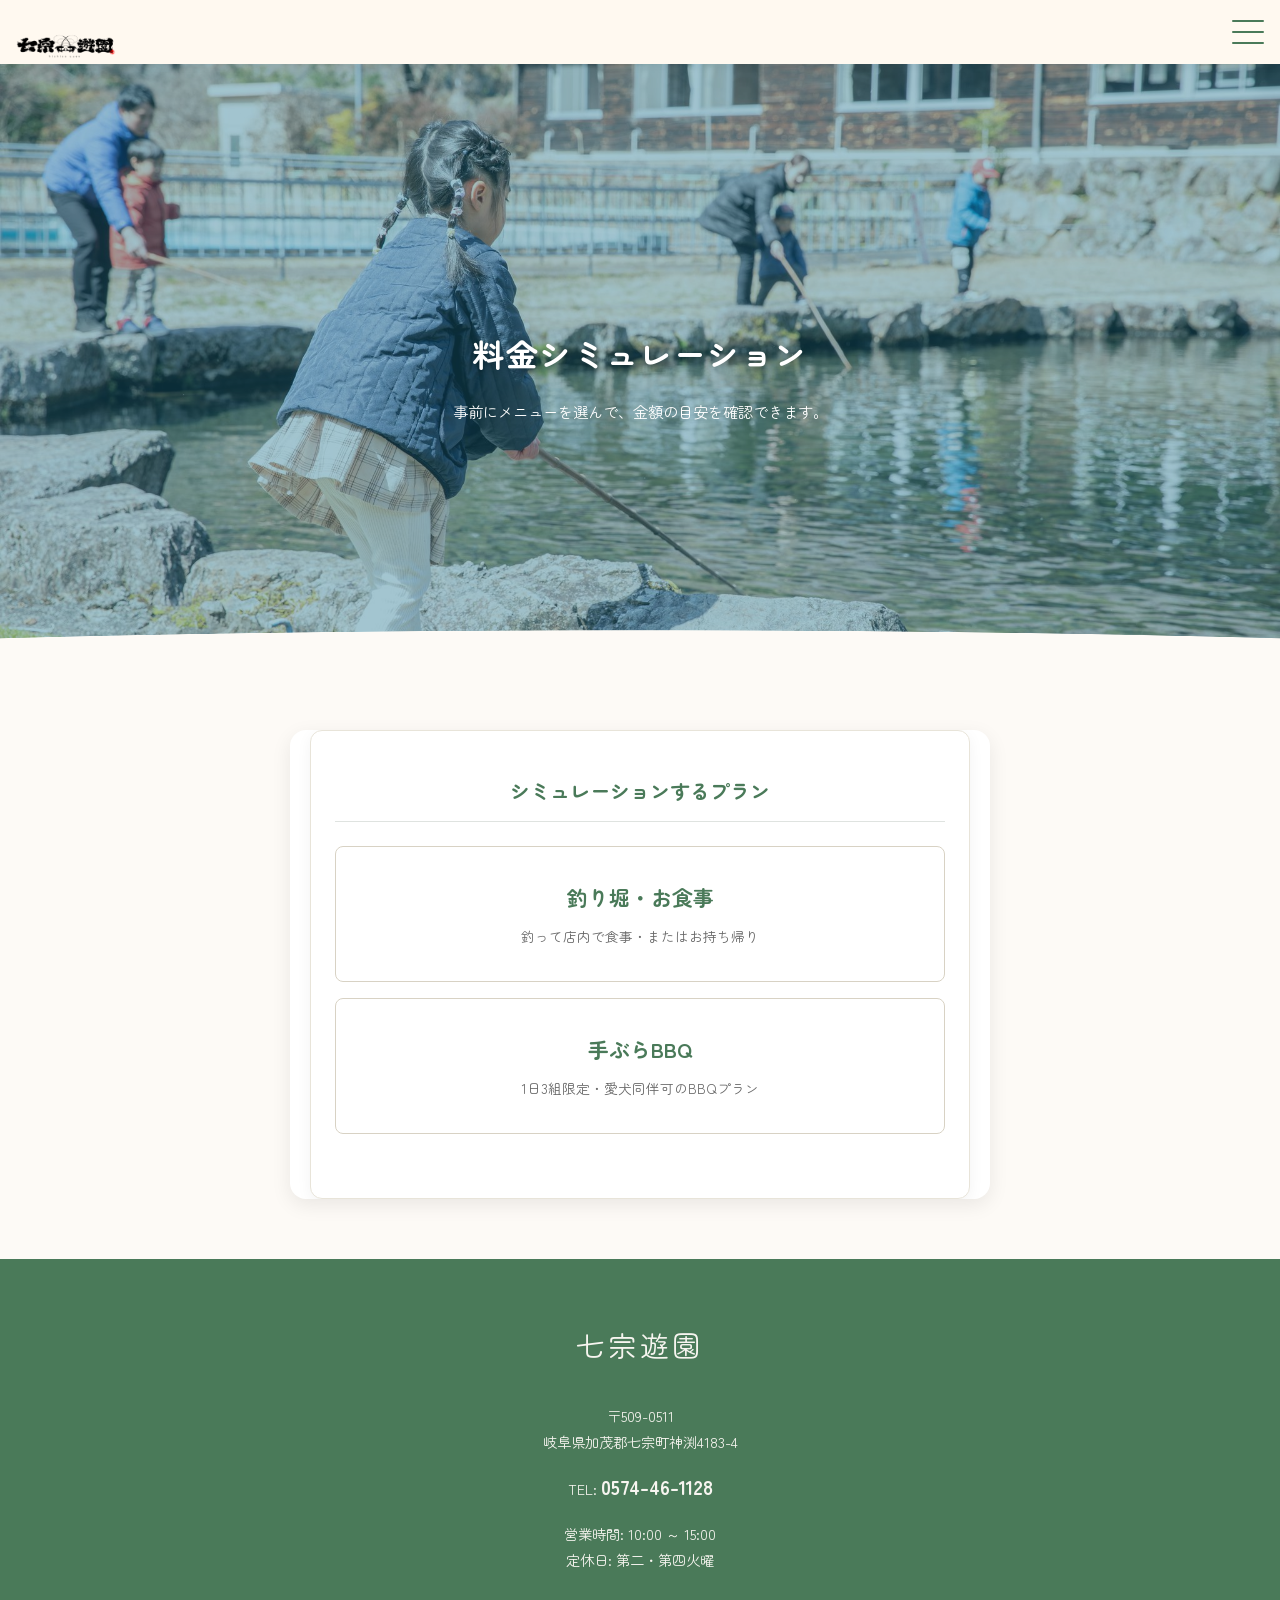
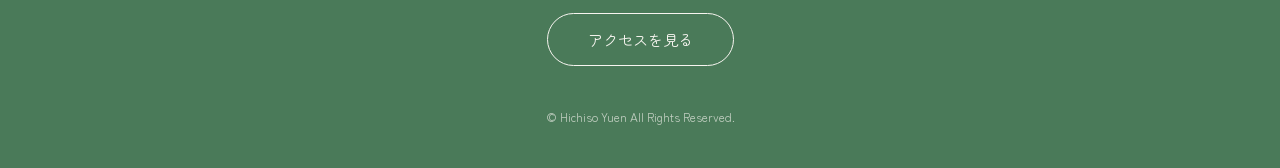
<file: simulation.html>
<!DOCTYPE html>
<html lang="ja">
<head>
    <meta charset="UTF-8">
    <meta name="viewport" content="width=device-width, initial-scale=1.0">
    <title>料金シミュレーション | 七宗遊園</title>
    <link rel="icon" href="images/favicon.png">
    <link rel="preconnect" href="https://fonts.googleapis.com">
    <link rel="preconnect" href="https://fonts.gstatic.com" crossorigin>
    <link href="https://fonts.googleapis.com/css2?family=Zen+Maru+Gothic:wght@400;500;700&display=swap" rel="stylesheet">
    <link rel="stylesheet" href="style.css">
</head>
<body>
    <div id="header-container"></div>

    <main id="main-content">
        <section class="page-hero" style="min-height: 300px; height: 40vh;">
            <img src="images/fishing1.jpg" alt="シミュレーション" loading="lazy" class="hero-image">
            <div class="hero-text step-animation" style="z-index: 3; text-align: center; color: #ffffff; padding: 0 20px;">
                <h2 class="font-mincho" style="font-size: 2rem; text-shadow: 0 2px 10px rgba(0, 0, 0, 0.4); font-weight: bold; color: #ffffff;">
                    料金シミュレーション
                </h2>
                <p class="font-body" style="font-size: 0.95rem; margin-top: 16px;">事前にメニューを選んで、金額の目安を確認できます。</p>
            </div>
        </section>

        <section style="max-width: 700px; margin: 40px auto; padding: 0 20px;">
            <div id="simulation-app"></div>
        </section>
    </main>

    <div id="footer-container"></div>
    <script src="main.js" defer></script>
    <script src="simulation.js" defer></script>
</body>
</html>
</file>
<file: style.css>
@charset "UTF-8";

/* ========================================
   CSS Variables (デザインルールの適用)
======================================== */
/*:root {
    --color-bg: #F7F5F0;       
    --color-main: #2C4234;     
    --color-accent: #D96D2B;   
    --color-text: #333333;     
    --color-white: #FFFFFF;
    --font-mincho: "游明朝", "Yu Mincho", "筑紫Aオールド明朝", serif;
    --font-body: "Noto Sans JP", "游ゴシック", "Yu Gothic", sans-serif;
    --font-body: "Zen Kaku Gothic New", sans-serif;
}
*/

:root {
  /* 背景を温かみのあるクリーム色に */
  --color-bg: #FFF9F0;       
  /* メインカラーを、明るく親しみやすい「森の緑」に */
  --color-main: #4A7A59;     
  /* アクセントを、元気でポップな「オレンジ」に */
  --color-accent: #F5903D;   
  /* 文字色を少し柔らかいダークグレーに */
  --color-text: #4A4A4A;     
  --color-white: #FFFFFF;

  /* フォントをすべて「丸ゴシック」に統一！ */
  --font-mincho: "Zen Maru Gothic", sans-serif;
  --font-body: "Zen Maru Gothic", sans-serif;
}
/* ========================================
   Base / Reset
======================================== */
*, *::before, *::after {
    box-sizing: border-box;
    margin: 0;
    padding: 0;
}

body {
  background-color: #fdfaf6;
  background-image: url('https://www.transparenttextures.com/patterns/wood-pattern.png');
  background-position: center;
  background-attachment: fixed; /* 背景を固定 */
  
  color: var(--color-text);
  font-family: var(--font-body);
  font-weight: 400;
  line-height: 1.8;
  -webkit-font-smoothing: antialiased;
  padding-top: 60px;
}
img {
    max-width: 100%;
    height: auto;
    vertical-align: bottom;
}

a {
    color: inherit;
    text-decoration: none;
}

/* ユーティリティクラス */
.font-mincho {
    font-family: var(--font-mincho);
    font-weight: normal;
}

/* ========================================
   Common Layout (Header, Footer)
======================================== */
.global-header {
  position: fixed;
  top: 0;
  left: 0;
  width: 100%;
  background-color: var(--color-bg); /* ベースカラー */
  box-shadow: 0 2px 10px rgba(0, 0, 0, 0.05);
  z-index: 900; 
}

.header-inner {
  width: 100%;
  display: flex;
  justify-content: space-between;
  align-items: center;
  padding: 12px 16px;
  height: 64px;
}

.header-logo a {
  color: var(--color-main);
  font-size: 1.25rem;
  font-weight: bold;
}

.header-actions {
  display: flex;
  align-items: center;
  gap: 16px;
}

.header-logo-image {
    width: 100px;
    height: 100px;
}

/* ハンバーガーボタン */
.hamburger-btn {
  width: 32px;
  height: 24px;
  position: relative;
  background: transparent;
  border: none;
  cursor: pointer;
  z-index: 902;
}

.hamburger-line {
  position: absolute;
  left: 0;
  width: 100%;
  height: 2px;
  background-color: var(--color-main);
  border-radius: 2px;
  transition: all 0.3s ease;
}

.hamburger-line:nth-child(1) { top: 0; }
.hamburger-line:nth-child(2) { top: 11px; }
.hamburger-line:nth-child(3) { bottom: 0; }

.hamburger-btn.is-active .hamburger-line:nth-child(1) { transform: translateY(11px) rotate(45deg); }
.hamburger-btn.is-active .hamburger-line:nth-child(2) { opacity: 0; }
.hamburger-btn.is-active .hamburger-line:nth-child(3) { transform: translateY(-11px) rotate(-45deg); }

/* フルスクリーンナビゲーション */
.global-nav {
  position: fixed;
  top: 0;
  left: 0;
  width: 100%;
  height: 100vh;
  background-color: var(--color-bg);
  display: flex;
  flex-direction: column;
  justify-content: center;
  align-items: center;
  opacity: 0;
  visibility: hidden;
  transition: opacity 0.4s ease, visibility 0.4s ease;
  z-index: 901;
}

.global-nav.is-active {
  opacity: 1;
  visibility: visible;
}

.nav-list {
  list-style: none;
  text-align: center;
}

.nav-list li {
  margin-bottom: 24px;
}

.nav-list a {
  color: var(--color-main);
  font-size: 1.25rem;
}

/* フッター */
.global-footer {
  background-color: var(--color-main);
  color: #F7F5F0;
  padding: 60px 20px 40px;
  text-align: center;
  margin-top: 60px;
}

.footer-logo {
  font-size: 1.8rem;
  margin-bottom: 32px;
  letter-spacing: 0.1em;
}

.footer-info {
  font-size: 0.9rem;
  line-height: 1.8;
  margin-bottom: 40px;
}

.footer-info p { margin-bottom: 16px; }
.footer-tel a { color: #F7F5F0; font-size: 1.2rem; font-weight: bold; }
.footer-link { margin-bottom: 40px; }

.btn-access {
  display: inline-block;
  border: 1px solid #F7F5F0;
  color: #F7F5F0;
  padding: 12px 40px;
  border-radius: 50px;
  font-size: 0.95rem;
  transition: background-color 0.3s ease, color 0.3s ease;
}

.btn-access:hover {
  background-color: #F7F5F0;
  color: var(--color-main);
}

.footer-copyright { font-size: 0.75rem; opacity: 0.7; }

/* ========================================
   ボタン類 (Sticky, Main, Outline)
======================================== */
.sticky-btn-wrapper {
    position: fixed;
    bottom: 20px;
    right: 20px;
    z-index: 90;
    transition: opacity 0.3s ease, visibility 0.3s ease, transform 0.3s ease;
}

.sticky-btn-wrapper.is-hidden {
  opacity: 0;
  visibility: hidden;
  transform: translateY(20px);
  pointer-events: none;
}

.btn-accent {
    background-color: var(--color-accent);
    color: var(--color-white);
    border: none;
    border-radius: 50px;
    padding: 12px 20px;
    font-weight: 400;
    font-size: 1rem;
    box-shadow: 0 4px 12px rgba(217, 109, 43, 0.4);
    cursor: pointer;
    display: flex;
    align-items: center;
    gap: 8px;
    transition: transform 0.2s;
}
.btn-accent:active { transform: scale(0.95); }

.btn-text-wrapper {
  display: flex;
  flex-direction: column;
  align-items: flex-start;
  line-height: 1.2;
}

.btn-text-wrapper .main-text { font-size: 1.1rem; font-weight: bold; letter-spacing: 0.05em; }
.btn-text-wrapper .sub-text { font-size: 0.65rem; opacity: 0.9; margin-top: 4px; }

.btn-main {
  display: inline-block;
  background-color: var(--color-main);
  color: var(--color-white);
  border: none;
  padding: 16px 32px;
  border-radius: 50px;
  font-weight: bold;
  font-size: 0.95rem;
  cursor: pointer;
  text-align: center;
  box-shadow: 0 4px 10px rgba(44, 66, 52, 0.2);
  transition: all 0.3s ease;
}
.btn-main:hover {
  background-color: rgba(30, 45, 35, 1);
  box-shadow: 0 6px 15px rgba(44, 66, 52, 0.3);
  transform: translateY(-2px);
}

.btn-outline-main {
  display: inline-block;
  border: 1px solid var(--color-main);
  color: var(--color-main);
  padding: 16px 32px;
  border-radius: 50px;
  transition: background-color 0.3s ease, color 0.3s ease;
}
.btn-outline-main:hover {
  background-color: var(--color-main);
  color: var(--color-white);
}

/* ========================================
   Modal
======================================== */
.modal {
    position: fixed;
    top: 0;
    left: 0;
    width: 100%;
    height: 100%;
    z-index: 999;
    display: flex;
    justify-content: center;
    align-items: center;
    opacity: 0;
    visibility: hidden;
    transition: opacity 0.4s ease, visibility 0.4s ease;
}
.modal.is-open { opacity: 1; visibility: visible; }
.modal.is-open .modal-content { transform: translateY(0); }

.modal-overlay {
    position: absolute;
    top: 0; left: 0; width: 100%; height: 100%;
    background-color: rgba(44, 66, 52, 0.8);
}

.modal-content {
    background-color: var(--color-bg);
    width: 90%;
    max-width: 500px;
    max-height: 90vh;
    border-radius: 12px;
    padding: 24px;
    position: relative;
    overflow-y: auto;
    z-index: 1;
    transform: translateY(20px);
    transition: transform 0.4s ease;
}

.modal-close-btn {
    position: absolute;
    top: 12px; right: 12px;
    background: none; border: none; font-size: 1.5rem; color: var(--color-main); cursor: pointer;
}

.modal-title { color: var(--color-main); margin-bottom: 12px; text-align: center; }
.modal-desc { font-size: 0.85rem; margin-bottom: 24px; text-align: center; }

.simulation-form-placeholder {
    background-color: var(--color-white);
    border: 1px dashed var(--color-main);
    padding: 40px 20px;
    text-align: center;
    margin-bottom: 24px;
}

/* ========================================
   Top Page Styles
======================================== */
.top-hero {
  position: relative;
  width: 100%;
  height: 85vh;
  min-height: 500px;
  overflow: hidden;
  display: flex;
  justify-content: center;
  align-items: center;
}

.hero-image { position: absolute; top: 0; left: 0; width: 100%; height: 100%; object-fit: cover; z-index: 1; }
.hero-overlay { position: absolute; top: 0; left: 0; width: 100%; height: 100%; background: linear-gradient(to bottom, rgba(0,0,0,0.2) 0%, rgba(0,0,0,0.5) 100%); z-index: 2; }
.hero-text { position: relative; z-index: 10; text-align: center; color: var(--color-white); padding: 0 20px; }
.hero-text h2 { font-size: 1.5rem; line-height: 2; letter-spacing: 0.05em; text-shadow: 0 2px 4px rgba(0,0,0,0.5); }

.top-intro { padding: 60px 20px; text-align: center; }
.intro-title { color: var(--color-main); font-size: 1.4rem; margin-bottom: 24px; }
.intro-text { font-size: 0.95rem; line-height: 2.2; color: var(--color-text); }

.top-facilities { padding: 0 20px 60px; }
.facility-grid { display: grid; grid-template-columns: 1fr; gap: 32px; max-width: 1000px; margin: 0 auto; }
.facility-card { display: block; border-radius: 12px; overflow: hidden; position: relative; box-shadow: 0 4px 15px rgba(0,0,0,0.05); transition: transform 0.3s ease, box-shadow 0.3s ease; }
.facility-card:hover { transform: translateY(-5px); box-shadow: 0 8px 25px rgba(0,0,0,0.1); }
.card-badge { position: absolute; top: 16px; left: 16px; background-color: var(--color-accent); color: var(--color-white); padding: 6px 12px; border-radius: 4px; font-size: 0.8rem; font-weight: bold; z-index: 10; }
.card-img-wrapper { width: 100%; aspect-ratio: 16 / 10; overflow: hidden; }
.card-img-wrapper img { width: 100%; height: 100%; object-fit: cover; transition: transform 0.5s ease; }
.facility-card:hover .card-img-wrapper img { transform: scale(1.05); }
.card-body { padding: 24px; }
.card-title { color: var(--color-main); font-size: 1.25rem; margin-bottom: 12px; border-bottom: 1px solid rgba(44, 66, 52, 0.2); padding-bottom: 12px; }
.card-desc { font-size: 0.9rem; margin-bottom: 16px; color: var(--color-text); }
.card-link-text { display: inline-block; color: var(--color-accent); font-size: 0.9rem; font-weight: bold; position: relative; }
.card-link-text::after { content: "→"; margin-left: 4px; transition: margin-left 0.3s ease; }
.facility-card:hover .card-link-text::after { margin-left: 8px; }

.top-commitment { padding: 60px 20px; background-color: var(--color-main) !important; color: var(--color-white); text-align: center; } /* ここはモジュールUIの色除外のため !important 指定 */
.commitment-inner { max-width: 600px; margin: 0 auto; }
.commitment-title { font-size: 1.4rem; margin-bottom: 24px; }
.commitment-text { font-size: 0.9rem; line-height: 2; margin-bottom: 32px; }
.btn-outline { display: inline-block; border: 1px solid var(--color-white); color: var(--color-white); padding: 16px 32px; border-radius: 50px; transition: background-color 0.3s ease, color 0.3s ease; }
.btn-outline:hover { background-color: var(--color-white); color: var(--color-main); }


/* ========================================
   下層ページ共通
======================================== */
.page-hero {
  position: relative;
  width: 100%;
  height: 40vh;
  min-height: 250px;
  display: flex;
  justify-content: center;
  align-items: center;
  overflow: hidden;
}
.page-hero h2 { font-size: 1.25rem; line-height: 1.8; }

.section-title {
  text-align: center;
  color: var(--color-main);
  font-size: 1.5rem;
  margin-bottom: 40px;
  position: relative;
}
.section-title::after { content: ''; display: block; width: 40px; height: 2px; background-color: var(--color-accent); margin: 16px auto 0; }

.page-bottom-cta { padding: 80px 20px; text-align: center; }
.cta-message { color: var(--color-main); font-size: 1.3rem; margin-bottom: 32px; }

.large-cta-btn, .large-cta-btn-main {
  display: inline-flex; flex-direction: column; align-items: center; padding: 20px 40px;
  border-radius: 50px; /* ストーリーページと同じ美しい丸み */
  transition: transform 0.3s, box-shadow 0.3s; /* フワッと浮く動きの準備 */
  text-decoration: none;
}
.large-cta-btn { box-shadow: 0 8px 20px rgba(217, 109, 43, 0.3); }
.large-cta-btn-main { box-shadow: 0 8px 20px rgba(44, 66, 52, 0.15); }

/* ホバー（タップ）時に少し浮き上がる動き */
.large-cta-btn:hover { transform: translateY(-3px); box-shadow: 0 10px 20px rgba(217, 109, 43, 0.4); }
.large-cta-btn-main:hover { transform: translateY(-3px); box-shadow: 0 10px 20px rgba(44, 66, 52, 0.25); }

/* ▼ ストーリーページと同じ、上品なフォントスタイルに統一 */
.large-cta-btn .main-text, .large-cta-btn-main .main-text { 
  font-size: 1.1rem; 
  font-weight: normal; /* 太字(bold)をやめて上品に */
  line-height: 1.5; 
  margin-bottom: 4px; 
}
.large-cta-btn .sub-text, .large-cta-btn-main .sub-text { 
  font-size: 0.85rem; 
  opacity: 0.9; 
  font-weight: normal;
}
/* 予約ステップガイド */
.reservation-steps-guide {
  display: flex; align-items: center; justify-content: center; gap: 10px; max-width: 600px; margin: 0 auto;
  padding: 24px 16px; border-radius: 16px;
}
.step-item { display: flex; flex-direction: column; align-items: center; flex: 1; text-align: center; }
.step-num { background: var(--color-accent); color: #fff; font-size: 0.7rem; font-weight: bold; padding: 2px 10px; border-radius: 20px; margin-bottom: 8px; letter-spacing: 0.05em; }
.step-icon { font-size: 2rem; margin-bottom: 8px; }
.step-item p { font-size: 0.8rem; line-height: 1.4; color: var(--color-main); font-weight: bold; margin: 0; }
.step-arrow { color: #ccc; font-size: 1.2rem; }

/* FAQアコーディオン */
.faq-container { max-width: 800px; margin: 0 auto; }
.faq-item { border-bottom: 1px solid #ddd; }
.faq-item summary { display: block; padding: 20px 40px 20px 0; cursor: pointer; position: relative; font-size: 1.05rem; color: var(--color-main); font-weight: bold; }
.faq-item summary::-webkit-details-marker { display: none; }
.faq-item summary::after { content: '＋'; position: absolute; right: 10px; top: 50%; transform: translateY(-50%); color: var(--color-accent); font-size: 1.2rem; }
.faq-item[open] summary::after { content: '－'; }
.faq-answer { padding: 0 0 20px; font-size: 0.95rem; line-height: 1.8; color: var(--color-text); }


/* ========================================
   各ページ独自コンポーネント (Fishing, Restaurant, BBQ, Dogrun, Story, Access)
   ※レイアウト（paddingやgrid）のみ残し、不要な背景色は削除
======================================== */

/* --- Fishing --- */
.fishing-appeal { padding: 60px 20px; text-align: center; }
.appeal-inner { max-width: 700px; margin: 0 auto; }
.appeal-title { color: var(--color-accent); font-size: 1.4rem; margin-bottom: 24px; letter-spacing: 0.05em; }
.appeal-text { font-size: 1rem; line-height: 2.2; color: var(--color-text); }

.fishing-rules { padding: 60px 20px; }
.rules-grid { display: grid; grid-template-columns: 1fr; gap: 24px; max-width: 1000px; margin: 0 auto; }

.fishing-pricing { padding: 60px 20px; }
.pricing-header { text-align: center; margin-bottom: 40px; }
.pricing-lead { font-size: 1rem; color: var(--color-text); }
.pricing-lead strong { color: var(--color-accent); font-size: 1.2rem; }
.pricing-card { border-radius: 12px; padding: 32px 24px; position: relative; }
.pricing-card.pattern-a { border: 2px solid var(--color-accent); }

.premium-highlight { background-color: rgba(217, 109, 43, 0.08); border: 1px solid rgba(217, 109, 43, 0.2); border-radius: 8px; padding: 20px; text-align: center; margin-bottom: 32px; display: flex; flex-direction: column; align-items: center; gap: 4px; }
.premium-highlight.is-standard { background-color: var(--color-bg); border-color: rgba(44, 66, 52, 0.1); }
.highlight-label { font-size: 0.9rem; color: var(--color-text); }
.highlight-main { color: var(--color-accent); font-size: 1.6rem; font-weight: bold; letter-spacing: 0.05em; }
.premium-highlight.is-standard .highlight-main { color: var(--color-main); }
.highlight-sub { font-size: 0.8rem; color: #666; margin-top: 4px; }

.formula-area { margin-bottom: 32px; background-color: var(--color-bg); padding: 20px 16px; border-radius: 8px; }
.formula-lead { text-align: center; font-size: 0.85rem; margin-bottom: 12px; }
.formula-visual { display: flex; align-items: center; justify-content: center; gap: 8px; }
.formula-box { background-color: var(--color-white); border: 1px solid var(--color-main); color: var(--color-main); padding: 10px 16px; border-radius: 4px; font-size: 0.95rem; font-weight: bold; text-align: center; flex: 1; max-width: 200px; }
.formula-sign { color: var(--color-accent); font-weight: bold; font-size: 1.2rem; }

.price-menu-area { display: flex; flex-direction: column; gap: 24px; }
.menu-block-title { color: var(--color-main); font-size: 1.1rem; margin-bottom: 12px; border-bottom: 1px solid rgba(44, 66, 52, 0.2); padding-bottom: 8px; }
.menu-block-title small { font-size: 0.8rem; margin-left: 8px; color: #666; }
.menu-note { font-size: 0.85rem; color: #666; margin-bottom: 12px; }
.menu-list { list-style: none; padding: 0; }
.menu-list li { display: flex; justify-content: space-between; align-items: baseline; padding: 8px 0; margin-bottom: 4px; position: relative; }
.menu-list li::before { content: ""; position: absolute; left: 0; right: 0; bottom: 12px; border-bottom: 1px dotted #ccc; z-index: 1; }
.item-name, .item-price { background-color: var(--color-white); position: relative; z-index: 2; }
.item-name { padding-right: 8px; font-size: 0.95rem; color: var(--color-text); }
.item-price { padding-left: 8px; font-size: 1rem; font-weight: bold; color: var(--color-main); }

.menu-split-container { display: grid; grid-template-columns: 1fr; gap: 24px; margin-bottom: 32px; }
.menu-sub-title { background-color: var(--color-bg); color: var(--color-main); padding: 8px 12px; border-radius: 4px; font-size: 0.9rem; margin-bottom: 12px; text-align: center; font-weight: bold; letter-spacing: 0.05em; }
.item-name small { font-size: 0.75rem; color: #666; margin-left: 4px; }

.pricing-tabs-wrapper { max-width: 600px; margin: 0 auto 32px; }
.tabs-hint { text-align: center; font-size: 0.85rem; color: #666; margin-bottom: 8px; }
.pricing-tabs { display: flex; gap: 8px; }
.tab-btn { flex: 1; padding: 16px 8px; background-color: var(--color-bg); border: 1px solid rgba(44,66,52,0.2); color: var(--color-main); font-size: 0.95rem; border-radius: 8px; cursor: pointer; transition: all 0.3s ease; }
.tab-btn.is-active { background-color: var(--color-main); color: var(--color-white); border-color: var(--color-main); }
.tab-content { display: none; animation: fadeInTab 0.4s ease forwards; }
.tab-content.is-active { display: block; }

/* ========================================
   ステップ形式カードUI（釣り堀の料金・遊び方用）
======================================== */
.step-card-list {
  display: flex;
  flex-direction: column;
  gap: 24px;
}

.step-card {
  background: #ffffff;
  border-radius: 12px;
  padding: 24px;
  box-shadow: 0 4px 15px rgba(0,0,0,0.05);
  display: flex;
  gap: 20px;
  align-items: flex-start;
  border-left: 5px solid var(--color-main); /* 左側のアクセントライン */
}

/* お得なステップや重要なステップの色を変える */
.step-card.is-accent {
  border-left-color: var(--color-accent);
}

.step-card-badge {
  display: flex;
  flex-direction: column;
  align-items: center;
  justify-content: center;
  background: #F5E6C8; /* 薄い背景色に合わせて調整 */
  color: var(--color-main);
  width: 65px;
  height: 65px;
  border-radius: 50%;
  font-weight: bold;
  flex-shrink: 0;
}

.step-card.is-accent .step-card-badge {
  background: rgba(217, 109, 43, 0.1);
  color: var(--color-accent);
}

.step-card-badge span.step-text {
  font-size: 0.75rem;
  line-height: 1;
  margin-bottom: 2px;
}

.step-card-badge span.step-num {
  font-size: 1.6rem;
  line-height: 1;
  font-family: Arial, sans-serif; /* 数字をくっきりと */
}

.step-card-content {
  flex-grow: 1;
}

.step-card-content h4 {
  font-size: 1.25rem;
  color: var(--color-main);
  margin-bottom: 12px;
  line-height: 1.4;
}

.step-card-content p {
  font-size: 0.95rem;
  color: var(--color-text);
  margin-bottom: 16px;
  line-height: 1.7;
}

/* カード内の料金リストの装飾 */
.step-card-content .menu-list {
  background: #F9F9F9;
  padding: 16px 20px;
  border-radius: 8px;
  border: 1px solid #E8E8E8;
}

/* スマホ用の調整（縦並びにして見やすく） */
@media screen and (max-width: 600px) {
  .step-card {
      flex-direction: column;
      gap: 16px;
      padding: 20px;
  }
  .step-card-badge {
      width: 50px;
      height: 50px;
  }
  .step-card-badge span.step-text { font-size: 0.65rem; }
  .step-card-badge span.step-num { font-size: 1.3rem; }
}

@keyframes fadeInTab { from { opacity: 0; transform: translateY(10px); } to { opacity: 1; transform: translateY(0); } }

.fishing-faq { padding: 60px 20px; }


/* --- Restaurant --- */
.restaurant-hero { background-image: url('images/HP1.jpg'); background-size: cover; background-position: center; background-blend-mode: multiply; background-color: rgba(0, 0, 0, 0.4); flex-direction: column; }
.restaurant-hero h2 { color: var(--color-white); text-align: center; font-size: 1.4rem; line-height: 1.8; margin-bottom: 24px; text-shadow: 0 2px 4px rgba(0,0,0,0.5); }
.restaurant-concept { padding: 60px 20px; }
.concept-flex { display: flex; flex-direction: column; gap: 32px; }
.concept-text p { margin-bottom: 16px; }
.concept-image img { width: 100%; border-radius: 12px; }
.restaurant-experience { padding: 60px 20px; }
.experience-lead { text-align: center; margin-bottom: 40px; }
.experience-grid { display: grid; grid-template-columns: 1fr; gap: 24px; }
.experience-card { border-radius: 12px; overflow: hidden; }
.exp-img { width: 100%; height: 200px; object-fit: cover; }
.exp-content { padding: 24px; }
.exp-content h4 { color: var(--color-main); font-size: 1.2rem; line-height: 1.5; margin-bottom: 12px; border-bottom: 1px dashed rgba(44, 66, 52, 0.3); padding-bottom: 12px; }
.restaurant-ingredients { padding: 60px 20px; }
.menu-card-grid { display: grid; grid-template-columns: 1fr; gap: 24px; margin-bottom: 40px; }
.menu-card { border-radius: 12px; overflow: hidden; display: flex; flex-direction: column; }
.menu-card-thumb { margin: 0; width: 100%; height: 220px; background-color: #eee; }
.menu-card-thumb img { width: 100%; height: 100%; object-fit: cover; }
.menu-card-body { padding: 24px; display: flex; flex-direction: column; flex-grow: 1; }
.menu-card-title { color: var(--color-main); font-size: 1.25rem; line-height: 1.4; margin-bottom: 12px; border-bottom: 1px dashed rgba(44, 66, 52, 0.3); padding-bottom: 12px; }
.menu-card-desc { font-size: 0.95rem; color: #555; line-height: 1.6; margin-bottom: 20px; flex-grow: 1; }
.menu-card-price { color: var(--color-accent); font-size: 1.8rem; font-weight: bold; text-align: right; margin: 0; }
.menu-card-price .currency { font-size: 1rem; margin-left: 4px; }
.menu-card-list { margin: 0; padding: 0; }
.menu-list-row { display: flex; justify-content: space-between; align-items: baseline; padding: 8px 0; border-bottom: 1px dotted #ccc; }
.menu-list-row:last-child { border-bottom: none; padding-bottom: 0; }
.menu-list-row dt { font-size: 0.95rem; color: var(--color-text); }
.menu-list-row dt small { font-size: 0.8rem; color: #888; margin-left: 4px; }
.menu-list-row dd { font-size: 1.1rem; font-weight: bold; color: var(--color-main); margin: 0; }


/* --- BBQ --- */
.bbq-hero { position: relative; width: 100%; height: 80vh; display: flex; justify-content: center; align-items: center; overflow: hidden; }
.bbq-hero .hero-image { position: absolute; top: 0; left: 0; width: 100%; height: 100%; object-fit: cover; z-index: 1; }
.bbq-hero::after { content: ""; position: absolute; top: 0; left: 0; width: 100%; height: 100%; background-color: rgba(0, 0, 0, 0.6); z-index: 2; }
.bbq-hero .hero-content { position: relative; z-index: 3; text-align: center; padding: 0 20px; color: var(--color-white); }
.bbq-hero h2 { font-size: 1.6rem; line-height: 1.6; text-shadow: 0 2px 4px rgba(0, 0, 0, 0.5); margin: 0; }
.bbq-hero .hero-badge { background-color: rgba(255, 255, 255, 0.9); padding: 8px 16px; border-radius: 50px; display: inline-block; }

.bbq-features { padding: 60px 20px; }
.feature-flex { display: flex; flex-direction: column; gap: 32px; }
.feature-text p { margin-bottom: 16px; line-height: 1.8; }
.feature-image img { width: 100%; border-radius: 12px; }

.bbq-dog-benefit { padding: 20px; }
.dog-benefit-box { background-color: #fffaf0; border: 3px solid var(--color-accent); border-radius: 16px; padding: 32px 24px; text-align: center; }
.dog-benefit-title { color: var(--color-accent); font-size: 1.4rem; line-height: 1.5; margin-bottom: 16px; }
.dog-benefit-title .icon { font-size: 2rem; display: block; margin-bottom: 8px; }
.dog-benefit-desc { line-height: 1.8; color: var(--color-text); }
.dog-benefit-desc strong { font-size: 1.1rem; color: var(--color-main); background: linear-gradient(transparent 60%, rgba(200, 90, 23, 0.2) 60%); }

.bbq-plans { padding: 60px 20px; }
.attention-text { color: var(--color-accent); font-size: 0.9rem; font-weight: bold; margin-bottom: 32px; text-align: center; }
.plan-card-grid { display: grid; grid-template-columns: 1fr; gap: 24px; margin-bottom: 40px; }
.plan-card { border: 1px solid #ddd; border-radius: 12px; position: relative; display: flex; flex-direction: column; }
.plan-card.is-popular { border: 2px solid var(--color-accent); transform: translateY(-5px); }
.plan-card-thumb { margin: 0; width: 100%; height: 200px; background-color: #eee; overflow: hidden; border-radius: 12px 12px 0 0; }
.plan-card-thumb img { width: 100%; height: 100%; object-fit: cover; transition: transform 0.5s ease; }
.plan-card:hover .plan-card-thumb img { transform: scale(1.05); }
.popular-badge { position: absolute; top: -14px; left: 50%; transform: translateX(-50%); background-color: var(--color-accent); color: #fff; padding: 4px 16px; border-radius: 20px; font-weight: bold; font-size: 0.85rem; letter-spacing: 1px; z-index: 10;}
.plan-header { background-color: var(--color-main); color: #fff; padding: 24px 20px; text-align: center; border-radius: 10px 10px 0 0; }
.plan-card.is-popular .plan-header { background-color: var(--color-accent); }
.plan-header h4 { font-size: 1.3rem; margin-bottom: 8px; }
.plan-price { font-size: 2rem; font-weight: bold; }
.plan-price .currency { font-size: 1rem; font-weight: normal; margin-left: 4px; }
.plan-body { padding: 24px; flex-grow: 1; }
.plan-desc { font-size: 0.9rem; color: #555; margin-bottom: 20px; line-height: 1.5; border-bottom: 1px dashed #ccc; padding-bottom: 16px; }
.plan-items { list-style: none; padding: 0; margin: 0; }
.plan-items li { position: relative; padding-left: 20px; margin-bottom: 12px; line-height: 1.4; }
.plan-items li::before { content: "✓"; position: absolute; left: 0; color: var(--color-main); font-weight: bold; }
.plan-card.is-popular .plan-items li::before { color: var(--color-accent); }

.kids-price-info { padding: 24px; border-radius: 12px; text-align: center; background-color: var(--color-bg); }
.kids-price-info h4 { color: var(--color-main); margin-bottom: 12px; }

.bbq-drinks { padding: 60px 20px; }
.drink-list { max-width: 500px; margin: 0 auto; list-style: none; padding: 24px; border-radius: 12px; }
.drink-list li { display: flex; justify-content: space-between; padding: 16px 0; border-bottom: 1px dotted #ccc; font-weight: bold; }
.drink-list li:last-child { border-bottom: none; padding-bottom: 0; }
.drink-name { color: var(--color-text); }
.drink-price { color: var(--color-main); font-size: 1.1rem; }

.bbq-rules { padding: 60px 20px; }
.rule-list { list-style: none; padding: 0;}


/* --- Dog Run --- */
.dogrun-hero { position: relative; height: 70vh; display: flex; justify-content: center; align-items: center; overflow: hidden; }
.dogrun-hero::after { content: ""; position: absolute; top: 0; left: 0; width: 100%; height: 100%; background: rgba(0, 0, 0, 0.3); z-index: 2; }
.dogrun-hero .hero-content { position: relative; z-index: 3; text-align: center; color: #fff; }
.dogrun-hero h2 { font-size: 1.8rem; line-height: 1.6; text-shadow: 0 2px 10px rgba(0,0,0,0.3); }
.dogrun-hero .sub-copy { font-size: 1.1rem; display: block; margin-top: 10px; font-weight: normal; }

.dogrun-environment { padding: 60px 20px; }
.feature-grid { display: grid; grid-template-columns: 1fr; gap: 40px; margin-top: 40px; }
.feature-item h4 { margin: 15px 0 10px; color: var(--color-main); font-size: 1.2rem; }
.feature-img-box img { width: 100%; border-radius: 12px; }

.dogrun-info { padding: 60px 20px; }
.info-card-grid { display: grid; grid-template-columns: repeat(auto-fit, minmax(250px, 1fr)); gap: 20px; margin-bottom: 40px; }
.info-card { padding: 30px; border-radius: 15px; text-align: center; }
.info-icon { font-size: 2.5rem; margin-bottom: 15px; }
.info-card .highlight { color: var(--color-accent); font-weight: bold; }

.bbq-benefit-highlight { padding: 60px 20px; }
.benefit-container { background-color: var(--color-main); color: #fff; padding: 50px 30px; border-radius: 20px; text-align: center; position: relative; overflow: hidden; }
.benefit-badge { display: inline-block; background: var(--color-accent); padding: 4px 15px; border-radius: 50px; font-size: 0.8rem; letter-spacing: 2px; margin-bottom: 20px; }
.benefit-container .accent-text { color: #FFD27D; font-size: 1.4rem; display: block; margin-top: 10px; }
.benefit-desc { margin: 20px 0; line-height: 1.8; }
.benefit-proposal { font-size: 1.1rem; margin-bottom: 30px; border-top: 1px solid rgba(255,255,255,0.2); padding-top: 20px; }

.btn-outline-white { display: inline-block; border: 2px solid #fff; color: #fff; padding: 12px 30px; border-radius: 50px; text-decoration: none; transition: all 0.3s; }
.btn-outline-white:hover { background: #fff; color: var(--color-main); }


/* --- Story --- */
.story-hero { position: relative; height: 80vh; min-height: 500px; display: flex; align-items: center; justify-content: center; overflow: hidden; }
.story-hero::after { content: ""; position: absolute; top: 0; left: 0; width: 100%; height: 100%; background: rgba(0, 0, 0, 0.4); z-index: 2; }
.story-hero .hero-content { position: relative; z-index: 3; color: #fff; text-align: center; padding: 0 20px; }
.story-hero h2 { font-size: 1.8rem; line-height: 1.6; text-shadow: 0 2px 10px rgba(0,0,0,0.3); }

.story-philosophy { padding: 80px 20px; text-align: center; }
.story-philosophy .sub-title { display: block; color: var(--color-accent); letter-spacing: 2px; margin-bottom: 10px; }
.philosophy-text { max-width: 700px; margin: 40px auto 0; text-align: left; line-height: 2; color: var(--color-text); }
.philosophy-text p { margin-bottom: 24px; }

.story-ingredients { padding: 80px 20px; }
.ingredient-grid { display: grid; grid-template-columns: repeat(auto-fit, minmax(280px, 1fr)); gap: 40px; margin-top: 40px; }
.ingredient-card img { width: 100%; border-radius: 8px; margin-bottom: 20px; }
.ingredient-card h4 { color: var(--color-main); margin-bottom: 12px; font-size: 1.2rem; }

.story-space { padding: 80px 20px; }
.space-flex { display: flex; flex-direction: column; gap: 40px; align-items: center; }
.space-image img { width: 100%; border-radius: 12px; }
.space-text h3 { margin-bottom: 20px; color: var(--color-main); font-size: 1.4rem; }

.story-closing { padding: 100px 20px; background-color: var(--color-main) !important; color: #fff; text-align: center; }
.closing-message { font-size: 1.2rem; line-height: 1.8; margin-bottom: 50px; }
.closing-plans { display: flex; flex-wrap: wrap; justify-content: center; gap: 20px; margin-bottom: 60px; }
.plan-info { background: rgba(255,255,255,0.1); padding: 20px; border-radius: 8px; width: 100%; max-width: 400px; }
.plan-info h4 { margin-bottom: 8px; }

.btn-reservation-final { background-color: var(--color-accent); color: #fff; border: none; padding: 24px 40px; border-radius: 50px; font-size: 1.1rem; cursor: pointer; transition: transform 0.3s, box-shadow 0.3s; line-height: 1.5; text-decoration: none;}
.btn-reservation-final span { font-size: 0.85rem; opacity: 0.9; font-weight: normal; }
.btn-reservation-final:hover { transform: translateY(-3px); box-shadow: 0 10px 20px rgba(0,0,0,0.2); }


/* --- Access --- */
.access-hero { position: relative; height: 60vh; min-height: 400px; display: flex; justify-content: center; align-items: center; overflow: hidden; background-color: var(--color-main) !important; }
.access-hero::after { content: ""; position: absolute; top: 0; left: 0; width: 100%; height: 100%; background: rgba(0, 0, 0, 0.35); z-index: 2; }
.access-hero .hero-content { position: relative; z-index: 3; text-align: center; color: #ffffff; padding: 0 20px; }
.access-hero .hero-sub { font-size: 1rem; margin-bottom: 8px; letter-spacing: 0.1em; }
.access-hero h2 { font-size: 2rem; line-height: 1.4; text-shadow: 0 2px 10px rgba(0,0,0,0.3); }

.basic-info-section { padding: 60px 20px; }
.info-table-wrapper { max-width: 800px; margin: 0 auto; padding: 20px; border-radius: 12px; }
.info-table { width: 100%; border-collapse: collapse; }
.info-table th, .info-table td { padding: 20px 15px; border-bottom: 1px solid #eeeeee; text-align: left; vertical-align: top; }
.info-table th { width: 30%; font-weight: bold; color: var(--color-main); font-family: var(--font-mincho); white-space: nowrap; }
.info-table td { color: var(--color-text); line-height: 1.6; }
.info-table tr:last-child th, .info-table tr:last-child td { border-bottom: none; }
.map-link, .tel-link { display: inline-block; margin-top: 8px; color: var(--color-accent); font-weight: bold; text-decoration: none; border-bottom: 1px solid var(--color-accent); }
.info-table .note { font-size: 0.85rem; color: #666666; display: inline-block; margin-top: 4px; }

.route-button-section { padding: 20px; }
.btn-route-search { display: flex; flex-direction: column; align-items: center; justify-content: center; max-width: 800px; margin: 0 auto; background-color: var(--color-accent); color: #ffffff; text-decoration: none; padding: 24px 20px; border-radius: 50px; transition: transform 0.3s, background-color 0.3s; }
.btn-route-search:active { transform: scale(0.98); }
.btn-route-search .main-text { font-size: 1.25rem; font-weight: bold; margin-bottom: 4px; }
.btn-route-search .sub-text { font-size: 0.85rem; opacity: 0.9; }

.car-access-section { padding: 60px 20px; }
.access-card { max-width: 800px; margin: 0 auto 60px; }
.access-card-text h4 { font-size: 1.4rem; color: var(--color-main); margin-bottom: 15px; }
.nav-guide { margin-top: 15px; padding: 15px; background: #f9f4f0; border-left: 4px solid var(--color-accent); font-size: 0.95rem; }
.guide-caption { padding: 15px; background: #fdfdfd; font-size: 0.9rem; line-height: 1.5; }

.parking-info-box { max-width: 800px; margin: 0 auto; padding: 30px; border-radius: 12px; }
.parking-flex { display: flex; align-items: flex-start; gap: 15px; margin-top: 20px; }
.p-icon { font-size: 2rem; }
.parking-note { margin-top: 20px; padding-top: 15px; border-top: 1px dashed #cccccc; font-size: 0.85rem; color: #555555; }


/* ========================================
   メディアクエリ (タブレット・PCレイアウト)
======================================== */
@media screen and (min-width: 768px) {
  .hero-text h2 { font-size: 2.5rem; }
  .facility-grid { grid-template-columns: repeat(2, 1fr); }
  .page-hero h2 { font-size: 2rem; }
  .rules-grid { grid-template-columns: repeat(3, 1fr); }
  
  .restaurant-hero h2 { font-size: 2rem; }
  .concept-flex { flex-direction: row; align-items: center; }
  .concept-text, .concept-image { flex: 1; }
  .experience-grid { grid-template-columns: repeat(2, 1fr); }
  .menu-card-grid { grid-template-columns: repeat(auto-fit, minmax(280px, 1fr)); gap: 32px; }
  
  .bbq-hero { height: 60vh; }
  .bbq-hero h2 { font-size: 2.4rem; }
  .feature-flex { flex-direction: row; align-items: center; }
  .feature-text, .feature-image { flex: 1; }
  .plan-card-grid { grid-template-columns: repeat(3, 1fr); align-items: stretch; }
  
  .dogrun-hero h2 { font-size: 2.8rem; }
  .feature-grid { grid-template-columns: 1fr 1fr; }
  .benefit-container { padding: 80px; }
  .benefit-container .accent-text { font-size: 2.2rem; }
  
  .story-hero h2 { font-size: 2.8rem; }
  .space-flex { flex-direction: row; }
  .space-image, .space-text { flex: 1; }
}

@media screen and (max-width: 768px) {
  .access-hero { height: 40vh; }
  .access-hero h2 { font-size: 1.6rem; }
  .info-table th, .info-table td { display: block; width: 100%; padding: 10px 5px; }
  .info-table th { border-bottom: none; padding-bottom: 0; font-size: 0.9rem; }
  .info-table td { padding-top: 5px; }
  .btn-route-search .main-text { font-size: 1.1rem; }
  
  .reservation-steps-guide { padding: 20px 10px; gap: 5px; }
  .step-icon { font-size: 1.6rem; }
  .step-item p { font-size: 0.75rem; }
}

/* ========================================
   Animation Utility
======================================== */
.fade-in-target {
  opacity: 0;
  transform: translateY(20px);
  transition: opacity 0.8s ease-out, transform 0.8s ease-out;
}
.fade-in-target.is-visible { opacity: 1; transform: translateY(0); }
.step-animation { animation: fadeInStep 0.4s ease-out forwards; }


/* ========================================
   全ページ共通：セクションごとの独立カードUI (モジュール型)
======================================== */

/* 1. ヒーロー以外の全セクションを独立したカードにする（HTML構造に依存しない最強の書き方） */
body:not(.ayu-detail-page) section:not(.page-hero):not(.bbq-hero):not(.restaurant-hero):not(.access-hero):not(.story-hero):not(.dogrun-hero):not(.top-hero):not(.aug-price-section) {
  margin: 24px 16px !important; 
  border-radius: 16px !important; 
  width: auto !important; 
  box-shadow: 0 6px 20px rgba(0,0,0,0.08) !important; 
  overflow: hidden !important; 
}

/* 2. 背景色を白にする（元から色が付いている特殊なセクションは除外） */
body:not(.ayu-detail-page) section:not(.page-hero):not(.bbq-hero):not(.restaurant-hero):not(.access-hero):not(.story-hero):not(.dogrun-hero):not(.top-hero):not(.aug-price-section):not(.top-commitment):not(.story-closing) {
  background-color: #ffffff !important;
}

/* 3. PC向けの余白と幅の調整 */
@media screen and (min-width: 768px) {
  body:not(.ayu-detail-page) section:not(.page-hero):not(.bbq-hero):not(.restaurant-hero):not(.access-hero):not(.story-hero):not(.dogrun-hero):not(.top-hero):not(.aug-price-section) {
      margin: 40px auto !important;
      max-width: 1000px; 
  }
}

/* ========================================
 全ページ共通：ルール部分を「緑背景×白文字のカード」に統一
======================================== */

.pricing-rules-notice {
  background-color: var(--color-main) !important;
  border: none !important;
  padding: 32px 24px !important;
  border-radius: 12px !important;
  box-shadow: 0 8px 20px rgba(44, 66, 52, 0.2) !important;
}
.pricing-rules-notice h4 {
  color: #ffffff !important;
  border-bottom: 1px dashed rgba(255,255,255,0.3);
  padding-bottom: 12px;
}
.pricing-rules-notice li { color: #ffffff !important; }
.pricing-rules-notice li::before { color: var(--color-accent) !important; }
.pricing-rules-notice small { color: rgba(255, 255, 255, 0.75) !important; }

.fishing-rules .rule-card {
  background-color: var(--color-main) !important;
  border: none !important;
  color: #ffffff !important;
  padding: 32px 24px !important; 
  border-radius: 12px !important; 
  box-shadow: 0 8px 20px rgba(44, 66, 52, 0.2) !important; 
  position: relative !important; 
  overflow: hidden !important; 
  z-index: 1 !important;
}
.fishing-rules .rule-card h4 {
  color: #ffffff !important;
  border-bottom: 1px dashed rgba(255,255,255,0.3) !important;
  padding-bottom: 12px !important;
}
.fishing-rules .rule-card p { color: #ffffff !important; }
.fishing-rules .rule-card .rule-number {
  position: absolute !important; 
  top: 10px !important;
  right: 15px !important;
  font-size: 4rem !important; 
  font-weight: bold !important;
  line-height: 1 !important;
  color: rgba(255, 255, 255, 0.15) !important;
  z-index: -1 !important;
}

.bbq-rules .rule-box {
  background-color: var(--color-main) !important;
  border: none !important;
  padding: 32px !important;
  border-radius: 12px !important;
  box-shadow: 0 8px 20px rgba(44, 66, 52, 0.2) !important;
}
.bbq-rules .rule-list dt {
  color: var(--color-accent) !important; 
  border-bottom: 1px dashed rgba(255,255,255,0.3) !important;
  padding-bottom: 8px !important;
}
.bbq-rules .rule-list dd { color: #ffffff !important; }
.bbq-rules .text-alert { color: #FFD27D !important; }

.dogrun-rules-box {
  background-color: var(--color-main) !important;
  border: none !important;
  padding: 32px 24px !important;
  border-radius: 12px !important;
  box-shadow: 0 8px 20px rgba(44, 66, 52, 0.2) !important;
}

.dogrun-rules-box,
.dogrun-rules-box * {
  color: #ffffff !important;
}

.dogrun-rules-box h3 {
  border-bottom: 1px dashed rgba(255,255,255,0.3) !important;
  padding-bottom: 16px !important;
  margin-bottom: 24px !important;
  font-size: 1.3rem !important;
  text-align: center !important;
}

.dogrun-rules-box p,
.dogrun-rules-box li {
  line-height: 1.8 !important;
  font-size: 0.95rem !important;
}

.dogrun-rules-box .rule-list {
  list-style: none !important;
  padding: 0 !important;
  margin: 0 !important;
}

.dogrun-rules-box .rule-list li {
  position: relative !important;
  padding: 16px 0 16px 2.2em !important;
  border-bottom: 1px dotted rgba(255,255,255,0.3) !important;
}

.dogrun-rules-box .rule-list li:last-child {
  border-bottom: none !important;
  padding-bottom: 0 !important;
}

.dogrun-rules-box .rule-list li::before {
  content: "🐾" !important;
  position: absolute !important;
  left: 0 !important;
  top: 16px !important;
  font-size: 1.1rem !important;
  filter: drop-shadow(0px 0px 3px rgba(255, 255, 255, 0.9)) !important;
}

.dogrun-rules-box .text-alert,
.dogrun-rules-box .text-alert * {
  color: #FFD27D !important;
}

/* ========================================
   全ページ共通：ヒーローセクション（トップ画像）の高さ統一
======================================== */
section.page-hero,
section.bbq-hero,
section.restaurant-hero,
section.dogrun-hero,
section.story-hero,
section.access-hero {
    height: 60vh !important; 
    min-height: 350px !important; 
}

@media screen and (min-width: 768px) {
    section.page-hero,
    section.bbq-hero,
    section.restaurant-hero,
    section.dogrun-hero,
    section.story-hero,
    section.access-hero {
        height: 70vh !important; 
        min-height: 480px !important; 
    }
}

/* ========================================
   全ページ共通：ヒーローセクションを画面いっぱい＆アーチ型に
======================================== */
section.page-hero,
section.bbq-hero,
section.restaurant-hero,
section.dogrun-hero,
section.story-hero,
section.access-hero,
section.top-hero {
    margin: 0 !important; 
    max-width: 100% !important;
    border-radius: 0 !important; 
    box-shadow: none !important; 
    position: relative;
    overflow: hidden; 
    -webkit-mask-image: radial-gradient(ellipse 100% 60px at 50% 100%, transparent 99%, black 100%);
    mask-image: radial-gradient(ellipse 100% 60px at 50% 100%, transparent 99%, black 100%);
}

@media screen and (min-width: 768px) {
    section.page-hero,
    section.bbq-hero,
    section.restaurant-hero,
    section.dogrun-hero,
    section.story-hero,
    section.access-hero,
    section.top-hero {
        margin: 0 !important;
        max-width: none !important;
    }
}

section.page-hero .hero-image,
section.bbq-hero .hero-image,
section.restaurant-hero .hero-image,
section.dogrun-hero .hero-image,
section.story-hero .hero-image,
section.access-hero .hero-image,
section.top-hero .hero-image {
    position: absolute;
    top: 0; left: 0; width: 100%; height: 100%;
    object-fit: cover;
    z-index: 1 !important; 
}

/* ========================================
   各ページ固有：ヒーローセクションのフィルター色設定
======================================== */

/* 1. 釣り堀（page-hero）：青色のフィルターを維持 */
section.page-hero::after {
  content: "";
  position: absolute;
  top: 0; left: 0; width: 100%; height: 100%;
  background-color: rgba(26, 110, 138, 0.4); /* 透明感のある水色 */
  z-index: 2 !important; 
}

/* 2. ドッグラン（dogrun-hero）：赤っぽい（アンバー系）フィルター */
section.dogrun-hero::after {
  content: "";
  position: absolute;
  top: 0; left: 0; width: 100%; height: 100%;
  /* 七宗遊園のアクセントカラーに近い、暖かみのある赤茶色 */
  background-color: rgba(217, 109, 43, 0.3); 
  z-index: 2 !important; 
}

/* 3. その他のページ：青色フィルターを解除（画像本来の色を表示） */
section.bbq-hero::after,
section.restaurant-hero::after,
section.story-hero::after,
section.access-hero::after,
section.top-hero::after {
  background-color: rgba(0, 0, 0, 0.3); 
}

/* フィルターを消したページで、文字が写真に紛れて読みにくい場合の対策 */
section:not(.page-hero):not(.dogrun-hero) .hero-text h2 {
  text-shadow: 0 2px 15px rgba(0, 0, 0, 0.8), 0 0 5px rgba(0, 0, 0, 0.5) !important;
}
section:not(.page-hero):not(.dogrun-hero) .hero-text p {
  text-shadow: 0 1px 8px rgba(0, 0, 0, 0.3) !important;
}

/* ★文字が背景の下に隠れないようにする最重要コード */
.hero-text {
    position: relative !important;
    z-index: 10 !important;
}

/* ========================================
   ステップカード内のリストテキスト背景を馴染ませる
======================================== */
.step-card-content .menu-list .item-name,
.step-card-content .menu-list .item-price {
    background-color: #F9F9F9 !important; /* リストの箱の背景色と同じ色を指定 */
}

/* ========================================
   無限スクロールアルバム（保存防止＆アニメーション）
======================================== */
.film-album {
  padding: 60px 0; /* 横幅いっぱいまで写真を流すため、左右の余白を0に */
  background-color: #FFF9F0; /* 優しいクリーム色 */
  text-align: center;
  overflow: hidden;
}
.film-album .album-inner {
  padding: 0 20px;
  margin-bottom: 32px;
}
.film-loop-wrap {
  width: 100%;
  overflow: hidden;
  position: relative;
}

/* スクロールする写真の帯（トラック） */
.film-track {
  display: flex;
  width: max-content; /* 中身の幅に合わせて広がる */
  /* 20秒かけて左へ流れる（数字を変えると速度が変わります） */
  animation: scrollFilm 20s linear infinite; 
}

/* 写真1枚1枚の枠設定 */
.film-item {
  position: relative;
  width: 200px; /* 写真の横幅 */
  height: 200px; /* 写真の縦幅（正方形） */
  margin-right: 16px; /* 写真と写真の間の隙間 */
  border-radius: 12px; /* 少し角を丸くして優しく */
  overflow: hidden;
  box-shadow: 0 4px 10px rgba(0,0,0,0.1);
}

/* 画像本体と保存防止バリア */
.film-item img {
  width: 100%;
  height: 100%;
  object-fit: cover;
  -webkit-touch-callout: none;
  -webkit-user-select: none;
  user-select: none;
  pointer-events: none;
}
.film-item .glass-barrier {
  position: absolute;
  top: 0; left: 0; right: 0; bottom: 0;
  z-index: 5;
  background: transparent;
}

/* 無限スクロールのアニメーションの動き */
@keyframes scrollFilm {
  0% { transform: translateX(0); }
  /* 50%（1セット目）の幅まで進んだら、一瞬で0に戻ることで無限に見せる */
  100% { transform: translateX(-50%); } 
}

.film-item img,
.film-item video {
    width: 100%;
    height: 100%;
    object-fit: cover; /* 枠いっぱいに広げる */
    -webkit-touch-callout: none;
    -webkit-user-select: none;
    user-select: none;
    pointer-events: none;
}

/* ========================================
   モザイク型アルバム（ドッグラン用）
======================================== */
.mosaic-album {
  padding: 60px 16px;
  background-color: #FFF9F0;
  text-align: center;
}
.mosaic-grid {
  display: grid;
  grid-template-columns: repeat(2, 1fr); /* スマホは画面を縦に2分割 */
  grid-auto-rows: 140px; /* 1マスの基本の高さを140pxに設定 */
  gap: 12px; /* 写真と写真の隙間 */
  max-width: 900px;
  margin: 32px auto 0;
  grid-auto-flow: dense;
}

/* 写真1枚1枚の枠設定 */
.mosaic-item {
  position: relative;
  border-radius: 12px; /* 角を少し丸くして優しい印象に */
  overflow: hidden;
  box-shadow: 0 4px 10px rgba(0,0,0,0.1);
}

.mosaic-item video {
  width: 100%;
  height: 100%;
  object-fit: contain; /* ← 魔法を「contain」に変更！ */
  background-color: #E8E4D9; /* 動画の上下左右に隙間ができた時のための背景色 */
  -webkit-touch-callout: none;
  -webkit-user-select: none;
  user-select: none;
  pointer-events: none;
}

/* ▼ 大きさのバリエーションを作る魔法 ▼ */
.item-large {
  grid-column: span 2; /* 横に2マス分広げる */
  grid-row: span 2;    /* 縦に2マス分広げる */
}
.item-wide {
  grid-column: span 2; /* 横に2マス分広げる */
}
.item-tall {
  grid-row: span 2;    /* 縦に2マス分広げる */
}

/* 画像本体と保存防止バリア */
.mosaic-item img {
  width: 100%;
  height: 100%;
  object-fit: cover; /* 枠の形に合わせて綺麗に切り抜く */
  -webkit-touch-callout: none;
  -webkit-user-select: none;
  user-select: none;
  pointer-events: none;
}
.mosaic-item .glass-barrier {
  position: absolute;
  top: 0; left: 0; right: 0; bottom: 0;
  z-index: 5;
  background: transparent;
}

/* パソコンやタブレットなど、画面が広い時は3列にする */
@media screen and (min-width: 768px) {
  .mosaic-grid {
      grid-template-columns: repeat(3, 1fr);
      grid-auto-rows: 180px;
  }
}

/* ========================================
   トコトコ足跡アニメーション（超軽量版）
======================================== */
.paw-path {
  position: absolute;
  top: 0; left: 0; width: 100%; height: 100%;
  overflow: hidden;
  pointer-events: none; /* 足跡がクリックの邪魔にならないようにする魔法 */
  z-index:10; /* 写真の奥（背景）に配置 */
}

.paw {
  position: absolute;
  font-size: 2.5rem;
  /* 七宗遊園の雰囲気に合う、薄くて優しいブラウン色 */
  color: rgba(160, 82, 45, 0.12); 
  opacity: 0;
  /* 6秒かけて現れて消えるアニメーションを無限ループ */
  animation: pawFade 6s infinite;
}

/* 右斜め上に向かって歩くような配置と角度（animation-delayで表示タイミングをズラす） */
.paw1 { bottom: 5%;  left: 5%;  transform: rotate(20deg); animation-delay: 0s; }
.paw2 { bottom: 15%; left: 15%; transform: rotate(35deg); animation-delay: 0.6s; }
.paw3 { bottom: 25%; left: 8%;  transform: rotate(15deg); animation-delay: 1.2s; }
.paw4 { bottom: 35%; left: 20%; transform: rotate(25deg); animation-delay: 1.8s; }
.paw5 { bottom: 45%; left: 12%; transform: rotate(10deg); animation-delay: 2.4s; }
.paw6 { bottom: 55%; left: 25%; transform: rotate(30deg); animation-delay: 3.0s; }

/* 足跡がポンッ、ポンッと踏みしめられるように現れるアニメーション */
@keyframes pawFade {
  0%   { opacity: 0; margin-bottom: -10px; } /* 少し下から */
  10%  { opacity: 1; margin-bottom: 0; }     /* ポンッと現れる */
  60%  { opacity: 1; }                       /* しばらく残る */
  100% { opacity: 0; }                       /* スーッと消える */
}

/* ========================================
   スライダー型アルバム（BBQ用）
======================================== */
.slider-album {
  padding: 60px 16px;
  background-color: #FDFBF7; /* いつもの優しい背景色に戻しました */
  text-align: center;
}

.carousel-container {
  position: relative;
  max-width: 800px;
  margin: 0 auto;
  border-radius: 12px;
  overflow: hidden;
  box-shadow: 0 4px 15px rgba(0,0,0,0.1);
}

.carousel-track {
  display: flex;
  transition: transform 0.4s ease-in-out; /* スルッと滑らかに動く魔法 */
  width: 100%;
}

.carousel-slide {
  min-width: 100%; /* 1枚が画面の幅いっぱいになる */
  position: relative;
}

/* 画像の設定と保存防止バリア */
.carousel-slide img,
.carousel-slide video {
  width: 100%;
  height: 400px; /* パソコン・タブレット用の高さ */
  object-fit: cover;
  display: block;
  -webkit-touch-callout: none;
  -webkit-user-select: none;
  user-select: none;
  pointer-events: none;
}
@media screen and (max-width: 600px) {
  .carousel-slide img,
  .carousel-slide video {   /* ← ★スマホ用にも追加！ */
      height: 300px; 
  }
}
.carousel-slide .glass-barrier {
  position: absolute;
  top: 0; left: 0; right: 0; bottom: 0;
  z-index: 5;
  background: transparent;
}

/* 矢印ボタン */
.carousel-btn {
  position: absolute;
  top: 50%;
  transform: translateY(-50%);
  background: rgba(255, 255, 255, 0.8);
  border: none;
  color: var(--color-main, #2C4234);
  font-size: 1.5rem;
  width: 44px;
  height: 44px;
  border-radius: 50%;
  cursor: pointer;
  z-index: 10;
  display: flex;
  align-items: center;
  justify-content: center;
  box-shadow: 0 2px 5px rgba(0,0,0,0.2);
  transition: 0.3s;
}
.carousel-btn:hover { background: #fff; }
.prev-btn { left: 16px; }
.next-btn { right: 16px; }

/* ドットインジケーター */
.carousel-dots {
  position: absolute;
  bottom: 16px;
  left: 0;
  right: 0;
  display: flex;
  justify-content: center;
  gap: 8px;
  z-index: 10;
}
.dot {
  width: 10px;
  height: 10px;
  border-radius: 50%;
  background: rgba(255, 255, 255, 0.5);
  cursor: pointer;
  transition: 0.3s;
}
.dot.is-active {
  background: #fff;
  transform: scale(1.3);
}

/* ========================================
   お天気ウィジェット（七宗遊園：詳細版）
======================================== */
.weather-widget {
  padding: 32px 20px;
  text-align: center;
}
.weather-inner {
  max-width: 600px;
  margin: 0 auto;
  background-color: var(--color-white);
  border: 2px solid rgba(74, 122, 89, 0.2);
  border-radius: 16px;
  padding: 24px;
  box-shadow: 0 4px 15px rgba(0,0,0,0.05);
}
.weather-title {
  color: var(--color-main);
  font-size: 1.1rem;
  margin-bottom: 20px;
  font-weight: bold;
}
.weather-loading {
  color: #888;
  font-size: 0.9rem;
  animation: pulseGlow 1.5s infinite alternate;
}

/* ▼ 現在の天気 */
.weather-current {
  display: flex;
  align-items: center;
  justify-content: center;
  gap: 20px;
  padding-bottom: 24px;
  border-bottom: 1px dashed rgba(74, 122, 89, 0.3);
  margin-bottom: 20px;
}
.weather-current .w-icon { font-size: 4rem; line-height: 1; }
.weather-current .w-desc { font-size: 1.3rem; font-weight: bold; color: var(--color-text); margin-bottom: 4px; }
.weather-current .w-temps { font-size: 1rem; color: #555; display: flex; gap: 12px; font-weight: bold;}

/* ▼ 1時間ごとの天気（横スクロール） */
.weather-hourly-wrap {
  margin-bottom: 24px;
  text-align: left;
}
.weather-sub-title {
  font-size: 0.9rem;
  color: var(--color-main);
  margin-bottom: 12px;
  font-weight: bold;
}
.weather-hourly-scroll {
  display: flex;
  gap: 16px;
  overflow-x: auto;
  padding-bottom: 12px;
  /* スクロールバーを見えにくくする魔法 */
  -ms-overflow-style: none;
  scrollbar-width: none;
}
.weather-hourly-scroll::-webkit-scrollbar { display: none; }
.hourly-item {
  display: flex;
  flex-direction: column;
  align-items: center;
  min-width: 50px;
}
.hourly-time { font-size: 0.8rem; color: #666; }
.hourly-icon { font-size: 1.5rem; margin: 4px 0; }
.hourly-temp { font-size: 0.9rem; font-weight: bold; color: var(--color-text); }

/* ▼ 1週間の天気（縦リスト） */
.weather-daily-list {
  display: flex;
  flex-direction: column;
  gap: 12px;
}
.daily-item {
  display: flex;
  justify-content: space-between;
  align-items: center;
  padding: 12px 16px;
  background-color: #FDFBF7;
  border-radius: 8px;
  border: 1px solid #E8E4D9;
}
.daily-date { width: 80px; text-align: left; font-size: 0.9rem; font-weight: bold; color: var(--color-text); }
.daily-icon { font-size: 1.5rem; width: 40px; text-align: center; }
.daily-temps { width: 120px; text-align: right; font-size: 0.9rem; }

/* 共通の気温カラー */
.t-max { color: #D96D2B; font-weight: bold; }
.t-min { color: #4A90E2; font-weight: bold; }
.weather-error { color: #D96D2B; font-size: 0.85rem; text-align: center; }

/* ========================================
   リアルタイム営業ステータスバッジ
======================================== */
.status-badge {
  display: inline-flex;
  align-items: center;
  gap: 8px;
  padding: 10px 24px;
  border-radius: 50px;
  font-size: 1.1rem;
  font-weight: bold;
  letter-spacing: 0.05em;
  box-shadow: 0 4px 10px rgba(0,0,0,0.05);
}

/* 営業中のデザイン（メインカラー） */
.status-open {
  background-color: var(--color-main);
  color: #fff;
}
.status-open .status-dot {
  width: 10px; height: 10px;
  background-color: #A8E6CF; /* 明るい緑 */
  border-radius: 50%;
  /* 営業中であることをアピールする、チカチカ光るアニメーション */
  animation: blinkDot 1.5s infinite alternate;
}

/* 営業時間外・休業日のデザイン（落ち着いたグレー） */
.status-closed {
  background-color: #E8E4D9;
  color: #666;
  border: 1px solid #D8D2C4;
}
.status-closed .status-dot {
  width: 10px; height: 10px;
  background-color: #999;
  border-radius: 50%;
}

@keyframes blinkDot {
  0% { opacity: 0.3; transform: scale(0.8); }
  100% { opacity: 1; transform: scale(1.2); box-shadow: 0 0 8px rgba(168, 230, 207, 0.8); }
}

/* ==========================================
   鮎のつかみ取り
   色数を絞り、深緑・橙・生成りで統一
========================================== */

:root {
  --ayu-green: #315c45;
  --ayu-green-dark: #1f3f31;
  --ayu-orange: #b84f16;
  --ayu-orange-soft: #f6e4d8;
  --ayu-cream: #fff9f0;
  --ayu-sand: #f1eadf;
  --ayu-white: #ffffff;
  --ayu-text: #2f332f;
  --ayu-muted: #66706a;
  --ayu-border: #ddd8cf;
  --ayu-radius: 16px;
  --ayu-shadow: 0 10px 28px rgba(31, 63, 49, 0.10);
}

/* 詳細ページでは共通の木目背景・ヘッダー用余白を解除 */
body.ayu-detail-page {
  padding-top: 0;
  background-color: var(--ayu-cream);
  background-image: none;
  color: var(--ayu-text);
}

.ayu-page {
  overflow: hidden;
  background: var(--ayu-cream);
}

.ayu-container {
  width: min(1100px, calc(100% - 40px));
  margin-inline: auto;
}

/* 共通CSSの「全セクションを白いカード化」が鮎ページを壊さないように解除 */
.ayu-page > section {
  width: 100% !important;
  max-width: none !important;
  margin: 0 !important;
  border-radius: 0 !important;
  box-shadow: none !important;
}

.ayu-page > .ayu-introduction,
.ayu-page > .ayu-details,
.ayu-page > .ayu-notes {
  width: min(1100px, calc(100% - 40px)) !important;
  max-width: 1100px !important;
  margin-inline: auto !important;
}

.ayu-section-label {
  margin: 0 0 10px;
  color: var(--ayu-orange);
  font-size: 12px;
  font-weight: 700;
  letter-spacing: 0.16em;
}

.ayu-page h2 {
  margin: 0 0 28px;
  color: var(--ayu-green-dark);
  font-size: clamp(27px, 4vw, 42px);
  line-height: 1.45;
}

.ayu-page p {
  color: var(--ayu-text);
  line-height: 1.9;
}

/* ------------------------------------------
   トップページ用告知カード
------------------------------------------ */
.ayu-top {
  display: grid;
  grid-template-columns: minmax(0, 1.08fr) minmax(0, 0.92fr);
  width: min(1180px, calc(100% - 40px)) !important;
  max-width: 1180px !important;
  margin: 60px auto !important;
  overflow: hidden !important;
  background: var(--ayu-white) !important;
  border: 1px solid var(--ayu-border);
  border-radius: 22px !important;
  box-shadow: var(--ayu-shadow) !important;
}

.ayu-top__image {
  position: relative;
  min-height: 500px;
}

.ayu-top__image::after {
  position: absolute;
  inset: 0;
  content: "";
  background: linear-gradient(180deg, rgba(31, 63, 49, 0.02), rgba(31, 63, 49, 0.22));
  pointer-events: none;
}

.ayu-top__image img {
  width: 100%;
  height: 100%;
  object-fit: cover;
}

.ayu-top__badge {
  position: absolute;
  z-index: 1;
  top: 22px;
  left: 22px;
  padding: 10px 18px;
  color: var(--ayu-white);
  background: var(--ayu-orange);
  border-radius: 999px;
  font-size: 15px;
  font-weight: 700;
  box-shadow: 0 5px 15px rgba(47, 51, 47, 0.18);
}

.ayu-top__content {
  display: flex;
  flex-direction: column;
  justify-content: center;
  padding: clamp(34px, 5vw, 68px);
}

.ayu-top__eyecatch {
  margin: 0 0 8px;
  color: var(--ayu-orange);
  font-size: 15px;
  font-weight: 700;
  letter-spacing: 0.1em;
}

.ayu-top__title {
  margin: 0 0 22px;
  color: var(--ayu-green-dark);
  font-size: clamp(28px, 4vw, 46px);
  line-height: 1.35;
}

.ayu-top__title span {
  display: block;
  margin-top: 6px;
  color: var(--ayu-green);
  font-size: 0.75em;
}

.ayu-top__description {
  margin: 0 0 25px;
  color: var(--ayu-text);
  line-height: 1.9;
}

.ayu-top__info {
  padding: 0;
  margin: 0 0 30px;
  list-style: none;
  border-top: 1px solid var(--ayu-border);
}

.ayu-top__info li {
  display: grid;
  grid-template-columns: 82px 1fr;
  gap: 15px;
  padding: 13px 0;
  border-bottom: 1px solid var(--ayu-border);
}

.ayu-top__info strong {
  color: var(--ayu-green);
}

.ayu-top__info span {
  color: var(--ayu-text);
}

/* ボタン */
.ayu-button {
  display: inline-flex;
  align-items: center;
  justify-content: center;
  gap: 14px;
  min-height: 58px;
  padding: 14px 26px;
  color: var(--ayu-white);
  background: var(--ayu-orange);
  border: 2px solid var(--ayu-orange);
  border-radius: 999px;
  font-weight: 700;
  line-height: 1.5;
  text-align: center;
  text-decoration: none;
  box-shadow: 0 8px 20px rgba(184, 79, 22, 0.22);
  transition: transform 0.2s ease, background-color 0.2s ease, box-shadow 0.2s ease;
}

.ayu-button:hover {
  background: #9f4211;
  border-color: #9f4211;
  box-shadow: 0 10px 24px rgba(159, 66, 17, 0.28);
  transform: translateY(-2px);
}

.ayu-button:focus-visible {
  outline: 3px solid rgba(184, 79, 22, 0.32);
  outline-offset: 4px;
}

/* ------------------------------------------
   詳細ページ：メインビジュアル
------------------------------------------ */
.ayu-page-hero {
  position: relative;
  min-height: 620px;
  overflow: hidden !important;
  background: var(--ayu-green-dark) !important;
}

.ayu-page-hero__image {
  position: absolute;
  inset: 0;
}

.ayu-page-hero__image::after {
  position: absolute;
  inset: 0;
  content: "";
  background: linear-gradient(
    90deg,
    rgba(20, 48, 35, 0.88) 0%,
    rgba(20, 48, 35, 0.58) 52%,
    rgba(20, 48, 35, 0.20) 100%
  );
}

.ayu-page-hero__image img {
  width: 100%;
  height: 100%;
  object-fit: cover;
}

.ayu-page-hero__overlay {
  position: relative;
  z-index: 1;
  display: flex;
  flex-direction: column;
  justify-content: center;
  width: min(1100px, calc(100% - 40px));
  min-height: 620px;
  margin-inline: auto;
}

.ayu-page-hero__badge {
  align-self: flex-start;
  margin: 0 0 20px;
  padding: 10px 18px;
  color: var(--ayu-white) !important;
  background: var(--ayu-orange);
  border-radius: 999px;
  font-weight: 700;
  box-shadow: 0 6px 18px rgba(0, 0, 0, 0.22);
}

.ayu-page-hero h1 {
  max-width: 760px;
  margin: 0;
  color: var(--ayu-white);
  font-size: clamp(38px, 7vw, 72px);
  line-height: 1.25;
  text-shadow: 0 3px 18px rgba(0, 0, 0, 0.35);
}

.ayu-page-hero h1 span {
  display: block;
  margin-top: 12px;
  color: #ffe5cf;
  font-size: 0.62em;
}

.ayu-page-hero__overlay > p:last-child {
  margin-top: 25px;
  color: var(--ayu-white);
  font-size: clamp(17px, 2vw, 22px);
  font-weight: 700;
  text-shadow: 0 2px 12px rgba(0, 0, 0, 0.35);
}

/* 導入 */
.ayu-introduction {
  padding-block: 88px;
  text-align: center;
  background: var(--ayu-cream) !important;
}

.ayu-introduction p:not(.ayu-section-label) {
  max-width: 760px;
  margin: 0 auto 12px;
}

/* 体験の流れ */
.ayu-flow {
  padding-block: 88px;
  background: var(--ayu-sand) !important;
}

.ayu-flow__grid {
  display: grid;
  grid-template-columns: repeat(3, 1fr);
  gap: 24px;
}

.ayu-flow-card {
  position: relative;
  padding: 38px 30px 32px;
  background: var(--ayu-white);
  border: 1px solid var(--ayu-border);
  border-radius: var(--ayu-radius);
  box-shadow: 0 7px 20px rgba(31, 63, 49, 0.07);
}

.ayu-flow-card__number {
  display: inline-flex;
  align-items: center;
  justify-content: center;
  width: 54px;
  height: 54px;
  margin-bottom: 18px;
  color: var(--ayu-white);
  background: var(--ayu-green);
  border-radius: 50%;
  font-size: 19px;
  font-weight: 700;
}

.ayu-flow-card h3 {
  margin: 0 0 12px;
  color: var(--ayu-green-dark);
  font-size: 22px;
}

/* 開催概要 */
.ayu-details {
  padding-block: 88px;
  background: var(--ayu-white) !important;
}

.ayu-details__list {
  margin: 0;
  overflow: hidden;
  border: 1px solid var(--ayu-border);
  border-radius: var(--ayu-radius);
}

.ayu-details__list > div {
  display: grid;
  grid-template-columns: 210px 1fr;
  border-bottom: 1px solid var(--ayu-border);
}

.ayu-details__list > div:last-child {
  border-bottom: 0;
}

.ayu-details dt,
.ayu-details dd {
  padding: 22px 24px;
}

.ayu-details dt {
  color: var(--ayu-green-dark);
  background: #edf2ed;
  font-weight: 700;
}

.ayu-details dd {
  margin: 0;
  color: var(--ayu-text);
  background: var(--ayu-white);
}

.ayu-details dd strong {
  color: var(--ayu-orange);
  font-size: 22px;
}

.ayu-details dd small {
  display: block;
  margin-top: 7px;
  color: var(--ayu-muted);
  line-height: 1.7;
}

/* 持ち物 */
.ayu-preparation {
  padding-block: 88px;
  background: var(--ayu-cream) !important;
  border-top: 1px solid var(--ayu-border) !important;
  border-bottom: 1px solid var(--ayu-border) !important;
}

.ayu-preparation__grid {
  display: grid;
  grid-template-columns: repeat(3, 1fr);
  gap: 22px;
}

.ayu-preparation__item {
  padding: 32px 26px;
  text-align: center;
  background: var(--ayu-white);
  border: 1px solid var(--ayu-border);
  border-radius: var(--ayu-radius);
}

.ayu-preparation__item > span {
  display: block;
  margin-bottom: 12px;
  font-size: 38px;
}

.ayu-preparation__item h3 {
  margin: 0 0 10px;
  color: var(--ayu-green-dark);
}

/* 注意事項 */
.ayu-notes {
  padding-block: 76px;
  background: var(--ayu-white) !important;
}

.ayu-notes h2 {
  font-size: clamp(25px, 3vw, 34px);
}

.ayu-notes ul {
  padding: 26px 28px 26px 52px;
  margin: 0;
  background: #fff6ef;
  border: 1px solid #ebc7ae;
  border-left: 6px solid var(--ayu-orange);
  border-radius: 12px;
}

.ayu-notes li {
  margin-bottom: 10px;
  color: var(--ayu-text);
  line-height: 1.8;
}

.ayu-notes li:last-child {
  margin-bottom: 0;
}

/* 予約・電話CTA */
.ayu-reservation {
  padding-block: 90px;
  text-align: center;
  background: var(--ayu-green-dark) !important;
}

.ayu-reservation h2,
.ayu-reservation p {
  color: var(--ayu-white) !important;
}

.ayu-reservation__label {
  margin-bottom: 10px;
  color: #ffd9bd !important;
  font-weight: 700;
}

.ayu-reservation__buttons {
  display: flex;
  justify-content: center;
  gap: 18px;
  margin-top: 30px;
}

.ayu-button--phone {
  min-width: 300px;
  background: var(--ayu-orange);
  border-color: var(--ayu-orange);
}

.ayu-reservation__notice {
  margin-top: 20px;
  font-size: 14px;
  opacity: 0.9;
}

/* スマートフォン */
@media (max-width: 800px) {
  .ayu-container,
  .ayu-page > .ayu-introduction,
  .ayu-page > .ayu-details,
  .ayu-page > .ayu-notes {
    width: min(100% - 28px, 1100px) !important;
  }

  .ayu-top {
    grid-template-columns: 1fr;
    width: min(100% - 28px, 1180px) !important;
    margin-block: 35px !important;
  }

  .ayu-top__image {
    min-height: 300px;
  }

  .ayu-top__content {
    padding: 34px 24px;
  }

  .ayu-page-hero,
  .ayu-page-hero__overlay {
    min-height: 520px;
  }

  .ayu-page-hero__image::after {
    background: rgba(20, 48, 35, 0.64);
  }

  .ayu-page-hero__overlay {
    width: calc(100% - 28px);
  }

  .ayu-flow__grid,
  .ayu-preparation__grid {
    grid-template-columns: 1fr;
  }

  .ayu-details__list > div {
    grid-template-columns: 1fr;
  }

  .ayu-details dt,
  .ayu-details dd {
    padding: 15px 18px;
  }

  .ayu-details dt {
    padding-bottom: 8px;
  }

  .ayu-details dd {
    padding-top: 8px;
  }

  .ayu-reservation__buttons {
    flex-direction: column;
  }

  .ayu-button,
  .ayu-button--phone {
    width: 100%;
    min-width: 0;
  }

  .ayu-introduction,
  .ayu-flow,
  .ayu-details,
  .ayu-preparation,
  .ayu-reservation {
    padding-block: 60px;
  }

  .ayu-notes {
    padding-block: 56px;
  }
}


/* 鮎詳細ページ：共通sectionルールより予約CTAを優先 */
body.ayu-detail-page .ayu-page > section.ayu-reservation {
  background-color: var(--ayu-green-dark) !important;
  background-image: none !important;
  color: var(--ayu-white) !important;
}

body.ayu-detail-page .ayu-page > section.ayu-reservation h2,
body.ayu-detail-page .ayu-page > section.ayu-reservation p {
  color: var(--ayu-white) !important;
}

body.ayu-detail-page .ayu-page > section.ayu-reservation .ayu-reservation__label {
  color: #ffd9bd !important;
}

/* ========================================
   鮎のつかみ取り：体験の流れ 背景画像
======================================== */

.ayu-flow-card {
  position: relative;
  display: flex;
  flex-direction: column;
  justify-content: space-between;
  min-height: 360px;
  padding: 28px;
  overflow: hidden;

  background-repeat: no-repeat;
  background-position: center;
  background-size: cover;

  border: none;
  border-radius: var(--ayu-radius);
  box-shadow: 0 10px 28px rgba(31, 63, 49, 0.18);
}

/* 画像の上に暗いグラデーションを重ねる */
.ayu-flow-card::before {
  position: absolute;
  inset: 0;
  z-index: 0;
  content: "";

  background: linear-gradient(
    180deg,
    rgba(15, 35, 26, 0.08) 0%,
    rgba(15, 35, 26, 0.25) 45%,
    rgba(15, 35, 26, 0.88) 100%
  );
}

/* 各カードの背景画像 */
.ayu-flow-card--01 {
  background-image: url("images/ayu/2026ayu_3.JPG");
}

.ayu-flow-card--02 {
  background-image: url("images/food1.jpg");
}

.ayu-flow-card--03 {
  background-image: url("images/restaurant/restaurant.jpeg");
}

/* 番号 */
.ayu-flow-card__number {
  position: relative;
  z-index: 1;

  display: inline-flex;
  align-items: center;
  justify-content: center;

  width: 54px;
  height: 54px;
  margin: 0;

  color: #ffffff;
  background: rgba(31, 63, 49, 0.9);
  border: 2px solid rgba(255, 255, 255, 0.75);
  border-radius: 50%;

  font-size: 18px;
  font-weight: 700;
  box-shadow: 0 4px 12px rgba(0, 0, 0, 0.25);
}

/* 下部の文字部分 */
.ayu-flow-card__content {
  position: relative;
  z-index: 1;
}

.ayu-flow-card .ayu-flow-card__content h3 {
  margin: 0 0 10px;
  color: #ffffff;
  font-size: 24px;
  line-height: 1.5;
  text-shadow: 0 2px 8px rgba(0, 0, 0, 0.5);
}

.ayu-flow-card .ayu-flow-card__content p {
  margin: 0;
  color: #ffffff !important;
  line-height: 1.75;
  text-shadow: 0 2px 8px rgba(0, 0, 0, 0.55);
}

/* ホバー時 */
.ayu-flow-card {
  transition:
    transform 0.3s ease,
    box-shadow 0.3s ease;
}

.ayu-flow-card:hover {
  transform: translateY(-4px);
  box-shadow: 0 14px 34px rgba(31, 63, 49, 0.24);
}

/* スマートフォン */
@media screen and (max-width: 800px) {
  .ayu-flow-card {
    min-height: 320px;
    padding: 24px;
  }

  .ayu-flow-card .ayu-flow-card__content h3 {
    font-size: 22px;
  }
}

/* ========================================
   8月限定プラン・料金案内
======================================== */

/* =========================================================
   8月限定プラン・料金案内
   このCSSを style.css の末尾に追加してください。

   ・下記のカラーカスタム変数を変更すると全体を調整できます
========================================================= */

.aug-price-section {
    --aug-color-text: #34433f;
    --aug-color-heading: #214f4a;
    --aug-color-primary: #d75d35;
    --aug-color-primary-dark: #a94326;
    --aug-color-secondary: #24736f;
    --aug-color-border: #d8e5df;
    --aug-color-surface: #ffffff;
    --aug-color-background: #f2f8f5;
    --aug-color-highlight: #fff0cf;

    padding: 56px 20px;
    color: var(--aug-color-text);
    background:
        radial-gradient(circle at top left, rgba(91, 164, 151, .13), transparent 34%),
        linear-gradient(180deg, #f3faf7 0%, #fff9ef 100%);
}

.aug-price-section--white {
    background: #ffffff;
}

.aug-price-inner {
    width: min(1080px, 100%);
    margin: 0 auto;
}

.aug-price-badge {
    display: table;
    margin: 0 auto 14px;
    padding: 7px 17px;
    border: 1px solid rgba(255, 255, 255, .34);
    border-radius: 999px;
    color: #ffffff;
    background: var(--aug-color-secondary);
    box-shadow: 0 5px 14px rgba(36, 115, 111, .18);
    font-weight: 700;
    letter-spacing: .08em;
}

.aug-price-section .aug-price-title {
    margin: 0 0 16px;
    color: var(--aug-color-heading);
    text-align: center;
    font-size: clamp(1.55rem, 5vw, 2.15rem);
    line-height: 1.5;
}

.aug-price-lead {
    max-width: 760px;
    margin: 0 auto 28px;
    color: var(--aug-color-text);
    text-align: center;
    line-height: 1.9;
}

/* 8月8日〜17日の＋300円案内 */
.aug-price-lead .aug-price-emphasis {
    display: block;
    max-width: 680px;
    margin: 0 auto;
    padding: 12px 16px;
    border: 1px solid #efc979;
    border-left: 5px solid var(--aug-color-primary);
    border-radius: 10px;
    color: #8b3e25;
    background: var(--aug-color-highlight);
    box-shadow: 0 4px 12px rgba(130, 82, 34, .08);
    font-weight: 700;
    line-height: 1.65;
}

.aug-price-emphasis {
    color: var(--aug-color-primary-dark);
    font-weight: 700;
}

.aug-price-cards {
    display: grid;
    grid-template-columns: repeat(5, minmax(0, 1fr));
    gap: 14px;
    margin-top: 28px;
}

.aug-price-card {
    position: relative;
    overflow: hidden;
    padding: 20px 15px 18px;
    border: 1px solid var(--card-border, #d8e5df);
    border-top: 5px solid var(--card-accent, var(--aug-color-secondary));
    border-radius: 15px;
    background: var(--card-background, #ffffff);
    box-shadow: 0 7px 18px rgba(50, 75, 68, .08);
}

.aug-price-card::after {
    content: "";
    position: absolute;
    right: -26px;
    bottom: -30px;
    width: 82px;
    height: 82px;
    border-radius: 50%;
    background: var(--card-decoration, rgba(36, 115, 111, .08));
    pointer-events: none;
}

/* カードごとの色分け */
.aug-price-card:nth-child(1) {
    --card-accent: #287a73;
    --card-border: #bfddd7;
    --card-background: #f3fbf9;
    --card-decoration: rgba(40, 122, 115, .10);
}

.aug-price-card:nth-child(2) {
    --card-accent: #3e78a3;
    --card-border: #c7dcec;
    --card-background: #f4f9fd;
    --card-decoration: rgba(62, 120, 163, .10);
}

.aug-price-card:nth-child(3) {
    --card-accent: #d36a3d;
    --card-border: #edd0c2;
    --card-background: #fff7f2;
    --card-decoration: rgba(211, 106, 61, .10);
}

.aug-price-card:nth-child(4) {
    --card-accent: #b0882d;
    --card-border: #e7d8aa;
    --card-background: #fffbef;
    --card-decoration: rgba(176, 136, 45, .10);
}

.aug-price-card:nth-child(5) {
    --card-accent: #7c668b;
    --card-border: #ddd2e4;
    --card-background: #faf7fc;
    --card-decoration: rgba(124, 102, 139, .10);
}

.aug-price-card__number {
    display: inline-grid;
    place-items: center;
    min-width: 34px;
    height: 34px;
    margin-bottom: 10px;
    padding: 0 8px;
    border-radius: 999px;
    color: #ffffff;
    background: var(--card-accent, var(--aug-color-secondary));
    font-weight: 700;
}

.aug-price-card h3,
.aug-price-card h4 {
    position: relative;
    z-index: 1;
    margin: 0 0 9px;
    color: #293e39;
    font-size: 1rem;
    line-height: 1.55;
}

.aug-price-card p {
    position: relative;
    z-index: 1;
    margin: 0;
    color: #4a5a56;
    font-size: .91rem;
    line-height: 1.75;
}

.aug-price-notice {
    max-width: 860px;
    margin: 0 auto;
    padding: 27px 22px;
    border: 1px solid #efc979;
    border-top: 5px solid var(--aug-color-primary);
    border-radius: 16px;
    color: var(--aug-color-text);
    background:
        linear-gradient(135deg, #fffaf0 0%, #ffffff 72%);
    text-align: center;
    box-shadow: 0 7px 20px rgba(83, 52, 30, .09);
}

.aug-price-period {
    display: table;
    margin: 0 auto 12px;
    padding: 7px 16px;
    border-radius: 999px;
    color: #ffffff;
    background: var(--aug-color-primary);
    font-weight: 700;
}

.aug-price-notice h3,
.aug-price-notice h4 {
    margin: 0 0 10px;
    color: var(--aug-color-heading);
    line-height: 1.55;
}

.aug-price-notice p {
    margin: 0;
    color: var(--aug-color-text);
    line-height: 1.9;
}

.aug-price-button {
    display: table;
    margin: 25px auto 0;
    padding: 13px 25px;
    border: 1px solid var(--aug-color-secondary);
    border-radius: 999px;
    color: #ffffff;
    background: var(--aug-color-secondary);
    box-shadow: 0 6px 15px rgba(36, 115, 111, .18);
    text-decoration: none;
    font-weight: 700;
    transition:
        transform .2s ease,
        background-color .2s ease,
        box-shadow .2s ease;
}

.aug-price-button:hover {
    color: #ffffff;
    background: #195f5c;
    box-shadow: 0 8px 18px rgba(36, 115, 111, .24);
    transform: translateY(-2px);
}

.aug-price-button:focus-visible {
    outline: 3px solid rgba(215, 93, 53, .32);
    outline-offset: 3px;
}

/* =========================================================
   料金専用ページ
========================================================= */

.aug-price-page-hero {
    padding: 70px 20px 56px;
    color: #ffffff;
    background:
        linear-gradient(rgba(24, 67, 63, .68), rgba(78, 45, 25, .60)),
        url("images/ayu/2025ayu_2.JPG") center / cover no-repeat;
    text-align: center;
}

.aug-price-page-hero .aug-price-badge {
    background: #d75d35;
}

.aug-price-page-hero h1 {
    margin: 0 0 14px;
    color: #ffffff;
    font-size: clamp(1.8rem, 7vw, 3rem);
    line-height: 1.4;
    text-shadow: 0 2px 10px rgba(0, 0, 0, .38);
}

.aug-price-page-hero p {
    margin: 0;
    color: #ffffff;
    line-height: 1.9;
}

.aug-price-table-box {
    margin-top: 26px;
    padding: 23px;
    border: 1px solid var(--aug-color-border);
    border-radius: 16px;
    background: #ffffff;
    box-shadow: 0 6px 18px rgba(50, 75, 68, .08);
}

.aug-price-table-box h2,
.aug-price-table-box h3 {
    margin: 0 0 15px;
    color: var(--aug-color-heading);
    text-align: center;
    line-height: 1.5;
}

.aug-price-table-scroll {
    overflow-x: auto;
    -webkit-overflow-scrolling: touch;
}

.aug-price-table {
    width: 100%;
    min-width: 720px;
    border-collapse: separate;
    border-spacing: 0;
}

.aug-price-table th,
.aug-price-table td {
    padding: 13px 12px;
    border-right: 1px solid #dce8e3;
    border-bottom: 1px solid #dce8e3;
    text-align: center;
    vertical-align: middle;
}

.aug-price-table th:first-child,
.aug-price-table td:first-child {
    border-left: 1px solid #dce8e3;
}

.aug-price-table thead th {
    border-top: 1px solid #dce8e3;
    color: #ffffff;
    background: var(--aug-color-secondary);
}

.aug-price-table thead th:first-child {
    border-top-left-radius: 10px;
}

.aug-price-table thead th:last-child {
    border-top-right-radius: 10px;
}

.aug-price-table tbody tr:nth-child(even) {
    background: #f5faf8;
}

.aug-price-table td:first-child,
.aug-price-table th:first-child {
    text-align: left;
    font-weight: 700;
}

.aug-price-table strong {
    color: var(--aug-color-primary-dark);
}

.aug-price-notes {
    margin: 20px 0 0;
    padding: 18px 20px 18px 40px;
    border-left: 5px solid #b0882d;
    border-radius: 10px;
    color: #4a534e;
    background: #fffaf0;
    line-height: 1.8;
}

.aug-price-notes li + li {
    margin-top: 7px;
}

.aug-price-flow {
    display: grid;
    grid-template-columns: repeat(3, minmax(0, 1fr));
    gap: 14px;
    margin-top: 24px;
}

.aug-price-flow__item {
    padding: 19px;
    border: 1px solid #c9ded8;
    border-radius: 14px;
    color: var(--aug-color-text);
    background: linear-gradient(180deg, #f3fbf9 0%, #ffffff 100%);
    text-align: center;
    box-shadow: 0 5px 16px rgba(50, 75, 68, .07);
}

.aug-price-flow__item strong {
    display: block;
    margin-bottom: 7px;
    color: var(--aug-color-secondary);
}

@media (max-width: 900px) {
    .aug-price-cards {
        grid-template-columns: repeat(2, minmax(0, 1fr));
    }

    .aug-price-flow {
        grid-template-columns: 1fr;
    }
}

@media (max-width: 560px) {
    .aug-price-section {
        padding: 46px 16px;
    }

    .aug-price-cards {
        grid-template-columns: 1fr;
    }

    .aug-price-card {
        padding: 18px 16px;
    }

    .aug-price-table-box {
        padding: 16px 12px;
    }

    .aug-price-notice {
        padding: 22px 15px;
    }

    .aug-price-lead .aug-price-emphasis {
        padding: 11px 13px;
        text-align: left;
    }
}

/* ========================================
   8月料金表：スマホでは縦カード表示
   横スクロールを使わず、1メニューずつ確認できます
======================================== */
@media screen and (max-width: 700px) {
  .aug-price-table-scroll {
    overflow-x: visible;
  }

  .aug-price-table {
    width: 100%;
    min-width: 0;
    border-collapse: separate;
    border-spacing: 0;
  }

  .aug-price-table thead {
    position: absolute;
    width: 1px;
    height: 1px;
    padding: 0;
    margin: -1px;
    overflow: hidden;
    clip: rect(0, 0, 0, 0);
    white-space: nowrap;
    border: 0;
  }

  .aug-price-table tbody,
  .aug-price-table tr,
  .aug-price-table td {
    display: block;
    width: 100%;
  }

  .aug-price-table tbody tr {
    margin-bottom: 16px;
    overflow: hidden;
    border: 1px solid #d8e5df;
    border-radius: 12px;
    background: #ffffff;
    box-shadow: 0 5px 14px rgba(50, 75, 68, .07);
  }

  .aug-price-table tbody tr:last-child {
    margin-bottom: 0;
  }

  .aug-price-table tbody tr:nth-child(even) {
    background: #ffffff;
  }

  .aug-price-table td,
  .aug-price-table td:first-child {
    display: grid;
    grid-template-columns: minmax(105px, 42%) 1fr;
    gap: 12px;
    align-items: center;
    padding: 11px 13px;
    border: 0;
    border-bottom: 1px solid #e5eeea;
    text-align: right;
  }

  .aug-price-table td:last-child {
    border-bottom: 0;
  }

  .aug-price-table td::before {
    content: attr(data-label);
    color: #52645f;
    font-size: .82rem;
    font-weight: 700;
    line-height: 1.45;
    text-align: left;
  }

  .aug-price-table td:first-child {
    display: block;
    padding: 13px 14px;
    color: #ffffff;
    background: #24736f;
    font-size: .98rem;
    font-weight: 700;
    line-height: 1.55;
    text-align: left;
  }

  .aug-price-table td:first-child::before {
    content: none;
  }

  .aug-price-table td strong {
    font-size: 1.05rem;
  }

  .aug-price-table-box {
    padding: 18px 12px;
  }

  .aug-price-table-box .aug-price-lead {
    margin-bottom: 18px;
    text-align: left;
  }
}
</file>
